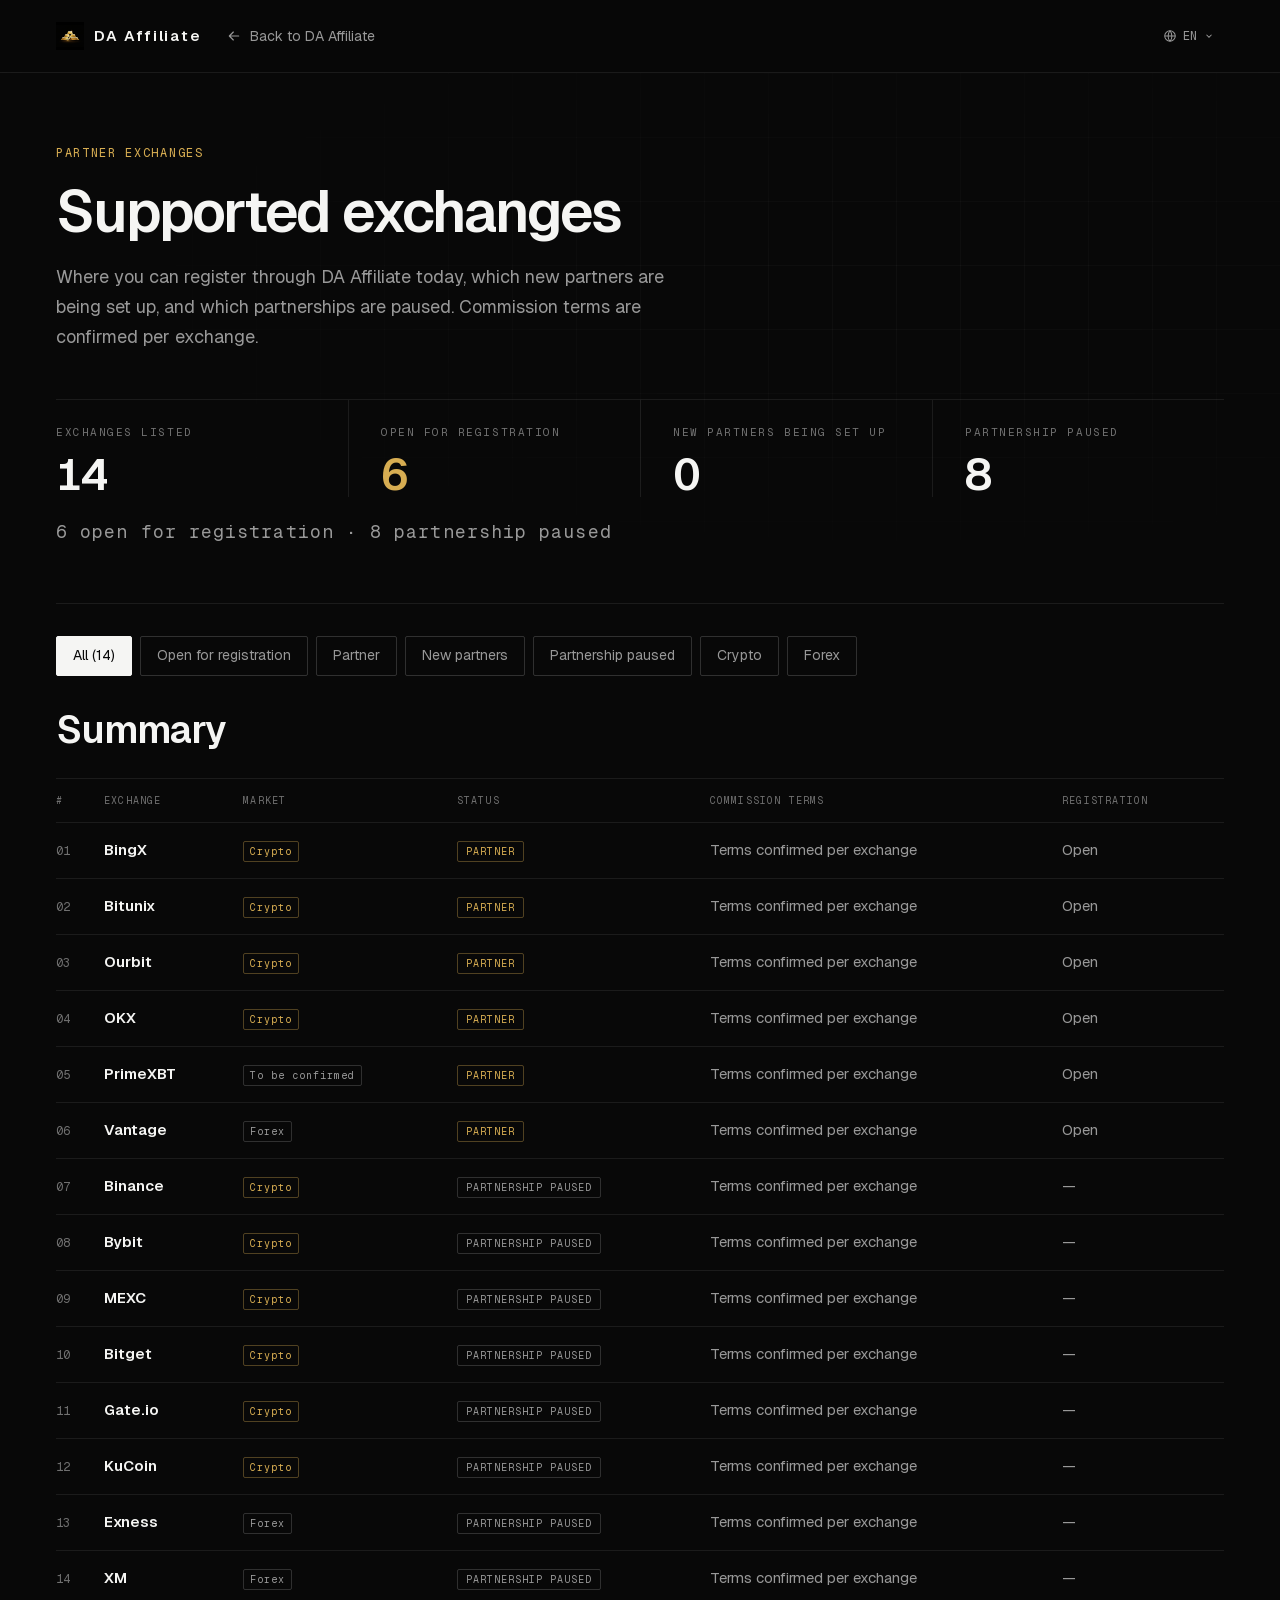
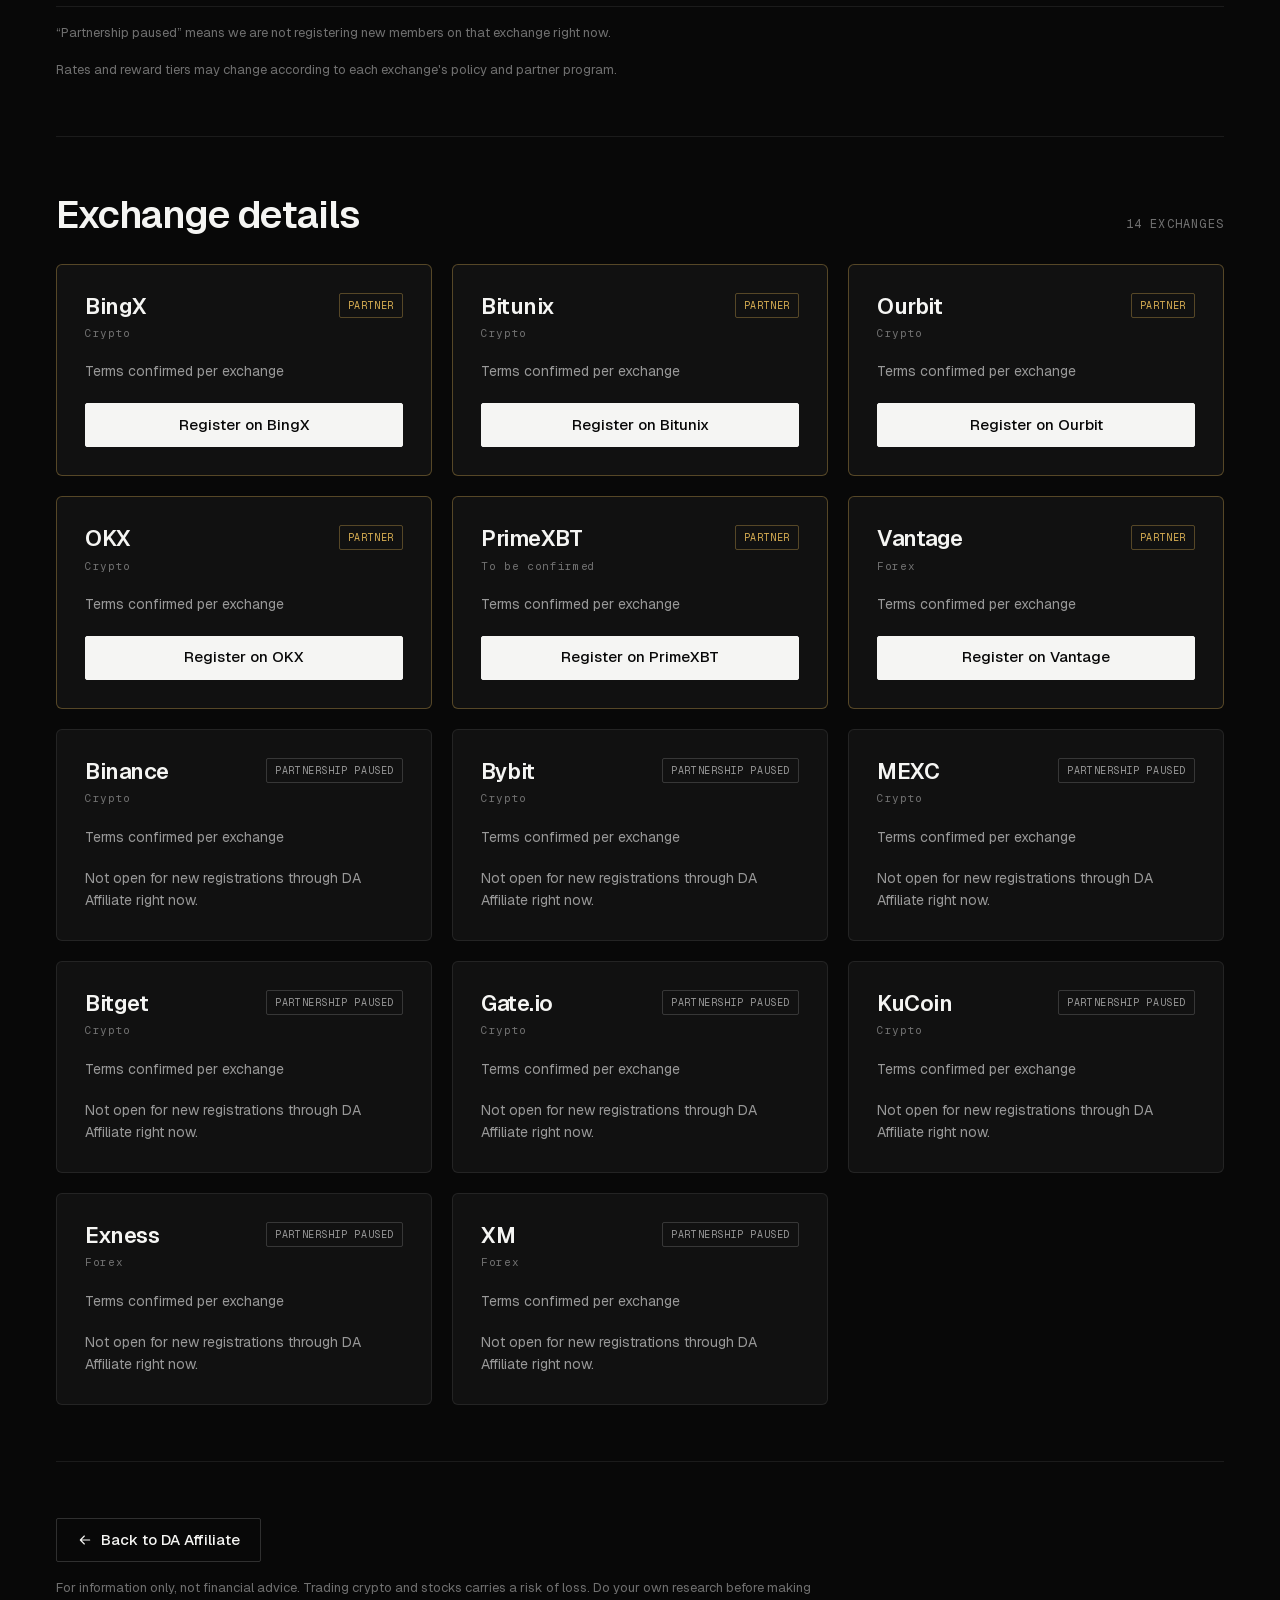
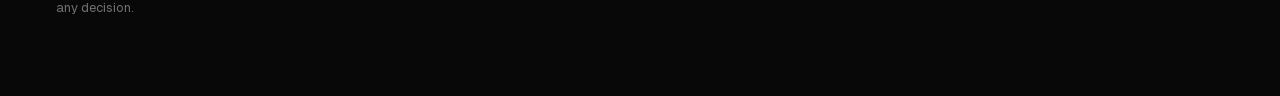
<file: deals.html>
<!DOCTYPE html>
<html lang="en" data-theme="dark">
<head>
  <meta charset="UTF-8" />
  <meta name="viewport" content="width=device-width, initial-scale=1.0" />
  <title>Supported exchanges — DA Affiliate</title>
  <meta name="description" content="The exchanges you can join through DA Affiliate, the affiliate programme of DA Network: which are open for registration, which new partners are being set up and which are partnership paused. Commission terms are confirmed per exchange." />
  <!-- SEO: canonical = current live domain (see data/config.js site.current; migration plan in docs/DOMAIN-MIGRATION.md) -->
  <link rel="canonical" href="https://crypto.danetwork.asia/deals.html" />
  <meta property="og:type" content="website" />
  <meta property="og:site_name" content="DA Affiliate" />
  <meta property="og:url" content="https://crypto.danetwork.asia/deals.html" />
  <meta property="og:title" content="Supported exchanges — DA Affiliate" />
  <meta property="og:description" content="Which exchanges you can join through DA Affiliate: open for registration, new partners being set up, or partnership paused. Commission terms are confirmed per exchange." />
  <meta property="og:image" content="https://crypto.danetwork.asia/icon-512x512.png" />
  <meta property="og:locale" content="en_US" />
  <meta name="twitter:card" content="summary" />
  <meta name="twitter:title" content="Supported exchanges — DA Affiliate" />
  <meta name="twitter:description" content="Which exchanges you can join through DA Affiliate: open for registration, new partners being set up, or partnership paused. Commission terms are confirmed per exchange." />
  <meta name="twitter:image" content="https://crypto.danetwork.asia/icon-512x512.png" />
  <style>html.i18n-pending body{visibility:hidden}</style>
  <script>document.documentElement.classList.add('i18n-pending');setTimeout(function(){document.documentElement.classList.remove('i18n-pending')},1500);</script>

  <!-- Favicon -->
  <link rel="icon" type="image/x-icon" href="/favicon.ico?v=2" />
  <link rel="icon" type="image/png" sizes="16x16" href="/favicon-16x16.png?v=2" />
  <link rel="icon" type="image/png" sizes="32x32" href="/favicon-32x32.png?v=2" />
  <link rel="icon" type="image/png" sizes="48x48" href="/favicon-48x48.png?v=2" />
  <link rel="apple-touch-icon" sizes="180x180" href="/apple-touch-icon.png?v=2" />
  <link rel="icon" type="image/png" sizes="192x192" href="/icon-192x192.png?v=2" />
  <link rel="icon" type="image/png" sizes="512x512" href="/icon-512x512.png?v=2" />
  <!-- Fonts: self-hosted Geist, identical to danetwork.asia (see style.css) -->
  <link rel="preload" href="/fonts/geist-latin.woff2" as="font" type="font/woff2" crossorigin />
  <meta name="theme-color" content="#080808" />
  <link rel="stylesheet" href="style.css" />
  <style>
    /* Deal comparison page — built only from the DA Network tokens in style.css */

    /* ── Top bar ── */
    .deals-topbar-wrap {
      position: sticky; top: 0; z-index: 50;
      border-bottom: 1px solid var(--color-line);
      background: rgb(8 8 8 / 0.85);
      -webkit-backdrop-filter: blur(12px); backdrop-filter: blur(12px);
    }
    .deals-topbar { display: flex; align-items: center; justify-content: space-between; gap: 1rem; height: var(--header-h); }
    .deals-topbar-left { display: flex; align-items: center; gap: 1.5rem; min-width: 0; }
    .deals-hero-back {
      display: inline-flex; align-items: center; gap: 0.5rem; min-height: 2.5rem;
      font-size: 0.875rem; color: var(--color-muted); white-space: nowrap;
      transition: color var(--dur-fast);
    }
    .deals-hero-back:hover { color: var(--color-fg); }
    @media (max-width: 639px) { .deals-topbar .deals-hero-back { display: none; } }

    /* ── Hero ── */
    .deals-hero { position: relative; overflow: hidden; }
    .deals-hero-content { position: relative; padding-top: 4.5rem; padding-bottom: 3.5rem; }
    .deals-hero-content h1 { margin-top: 1.25rem; max-width: 48rem; }
    .deals-hero-content p:not(.eyebrow) { max-width: var(--measure); margin-top: 1.25rem; font-size: 1.125rem; line-height: 1.65; color: var(--color-muted); }

    /* ── Stats ledger ── */
    .deals-stats {
      display: grid; grid-template-columns: repeat(2, minmax(0, 1fr)); row-gap: 1.5rem;
      margin-top: 3rem; border-top: 1px solid var(--color-line);
    }
    .deals-stat { display: flex; flex-direction: column-reverse; justify-content: flex-end; gap: 0.75rem; padding: 1.5rem 1.25rem 0 0; }
    .deals-stat:nth-child(even) { padding-left: 1.25rem; border-left: 1px solid var(--color-line); }
    @media (min-width: 768px) {
      .deals-stats { grid-template-columns: repeat(4, minmax(0, 1fr)); }
      .deals-stat { padding-right: 2rem; }
      .deals-stat + .deals-stat { padding-left: 2rem; border-left: 1px solid var(--color-line); }
    }
    .deals-count-line { margin-top: 1.5rem; font-family: var(--font-mono); font-size: 0.75rem; letter-spacing: 0.06em; color: var(--color-faint); }
    .deal-link-state { margin-top: auto; font-family: var(--font-mono); font-size: 0.6875rem; letter-spacing: 0.08em; text-transform: uppercase; color: var(--color-faint); }
    .status-pill.status-active { border-color: var(--color-gold-line); color: var(--color-gold); }
    .deals-stat-num {
      font-size: clamp(1.6rem, 4vw, 2.75rem); font-weight: 600; letter-spacing: -0.04em; line-height: 1;
      font-variant-numeric: tabular-nums; color: var(--color-fg);
    }
    .deals-stat:nth-child(2) .deals-stat-num { color: var(--color-gold); }
    .deals-stat-lbl { font-family: var(--font-mono); font-size: 0.6875rem; letter-spacing: 0.14em; text-transform: uppercase; color: var(--color-faint); }

    /* ── Container ── */
    .deals-container { padding-bottom: var(--section-quiet); }

    /* ── Filter (segmented) ── */
    .deals-filter {
      display: flex; flex-wrap: wrap; gap: 0.5rem;
      padding-block: 2rem; border-top: 1px solid var(--color-line);
    }
    .filter-btn {
      min-height: 2.5rem; padding-inline: 1rem;
      border: 1px solid var(--color-line-strong); border-radius: var(--radius-sm);
      font-size: 0.875rem; color: var(--color-muted);
      transition: color var(--dur-fast), border-color var(--dur-fast), background-color var(--dur-fast);
    }
    .filter-btn:hover { color: var(--color-fg); border-color: rgb(245 245 243 / 0.5); }
    .filter-btn.active { background: var(--color-fg); border-color: var(--color-fg); color: var(--color-ink-0); }

    /* ── Summary table ── */
    .summary-section { padding-bottom: 3.5rem; }
    .summary-section h2,
    .section-divider h2 {
      font-weight: 600; line-height: 1.1; letter-spacing: -0.03em;
      font-size: clamp(1.6rem, 3vw, 2.4rem);
      text-wrap: balance;
    }
    .summary-section h2 { margin-bottom: 1.75rem; }
    .summary-wrap {
      overflow-x: auto; -webkit-overflow-scrolling: touch;
      border-top: 1px solid var(--color-line);
    }
    .summary-table { width: 100%; min-width: 40rem; border-collapse: collapse; font-size: 0.9375rem; }
    .summary-table th {
      padding: 0.875rem 1rem 0.875rem 0; text-align: left; white-space: nowrap;
      font-family: var(--font-mono); font-size: 0.625rem; font-weight: 400; letter-spacing: 0.12em; text-transform: uppercase;
      color: var(--color-faint);
      border-bottom: 1px solid var(--color-line);
    }
    .summary-table td {
      padding: 1rem 1rem 1rem 0; vertical-align: baseline;
      color: var(--color-muted);
      border-bottom: 1px solid var(--color-line);
    }
    .summary-table tbody tr { transition: background-color var(--dur-fast); }
    .summary-table tbody tr:hover { background: rgb(255 255 255 / 0.02); }
    .summary-table .idx-cell { font-family: var(--font-mono); font-size: 0.75rem; color: var(--color-faint); font-variant-numeric: tabular-nums; width: 3rem; }
    .rate-cell { font-size: 1.125rem; font-weight: 600; letter-spacing: -0.02em; font-variant-numeric: tabular-nums; color: var(--color-fg) !important; white-space: nowrap; }
    .name-cell { color: var(--color-fg) !important; font-weight: 600; white-space: nowrap; }
    .table-badge {
      display: inline-block; margin-left: 0.5rem; vertical-align: 0.1em;
      width: 0.375rem; height: 0.375rem; border-radius: 50%; background: var(--color-gold);
      font-size: 0; overflow: hidden;
    }
    .type-pill {
      display: inline-block; padding: 0.125rem 0.375rem;
      border: 1px solid var(--color-line-strong); border-radius: var(--radius-sm);
      font-family: var(--font-mono); font-size: 0.625rem; letter-spacing: 0.1em; white-space: nowrap;
      color: var(--color-muted);
    }
    .type-pill.crypto { border-color: var(--color-gold-line); color: var(--color-gold); }

    /* ── Section divider ── */
    .section-divider {
      display: flex; flex-wrap: wrap; align-items: baseline; justify-content: space-between; gap: 0.75rem 2rem;
      padding-top: 3.5rem; padding-bottom: 1.75rem;
      border-top: 1px solid var(--color-line);
    }
    .section-divider-line { display: none; }
    .cards-count { font-family: var(--font-mono); font-size: 0.75rem; letter-spacing: 0.1em; text-transform: uppercase; color: var(--color-faint); }

    /* ── Cards grid ── */
    .deals-grid { display: grid; gap: 1.25rem; }
    @media (min-width: 768px) { .deals-grid { grid-template-columns: repeat(2, minmax(0, 1fr)); } }
    @media (min-width: 1280px) { .deals-grid { grid-template-columns: repeat(3, minmax(0, 1fr)); } }
    .deal-card {
      display: flex; flex-direction: column; gap: 1.25rem;
      padding: 1.75rem;
      background: var(--color-ink-1);
      border: 1px solid var(--color-line);
      border-radius: var(--radius-lg);
      transition: border-color var(--dur-fast);
    }
    .deal-card:hover { border-color: var(--color-line-strong); }
    .deal-card.featured { border-color: var(--color-gold-line); }
    .deal-card-header { display: flex; justify-content: space-between; align-items: flex-start; gap: 1rem; }
    .deal-name { font-size: 1.375rem; font-weight: 600; letter-spacing: -0.02em; line-height: 1.2; }
    .deal-type-row { display: flex; align-items: center; gap: 0.5rem; margin-top: 0.375rem; flex-wrap: wrap; }
    .deal-subtype { font-family: var(--font-mono); font-size: 0.6875rem; letter-spacing: 0.06em; color: var(--color-faint); }
    .deal-badge-pill {
      flex-shrink: 0; max-width: 50%;
      padding: 0.25rem 0.5rem;
      border: 1px solid var(--color-line-strong); border-radius: var(--radius-sm);
      font-family: var(--font-mono); font-size: 0.625rem; letter-spacing: 0.06em; text-transform: uppercase; text-align: right;
      color: var(--color-muted);
    }
    .deal-card.featured .deal-badge-pill { border-color: var(--color-gold-line); color: var(--color-gold); }
    .deal-rate-box {
      display: flex; align-items: baseline; flex-wrap: wrap; gap: 0.25rem 0.75rem;
      padding-block: 1.25rem; border-block: 1px solid var(--color-line);
    }
    .deal-rate-num { font-size: 2.75rem; font-weight: 600; letter-spacing: -0.04em; line-height: 1; font-variant-numeric: tabular-nums; }
    .deal-card.featured .deal-rate-num { color: var(--color-gold); }
    .deal-rate-label { font-family: var(--font-mono); font-size: 0.6875rem; letter-spacing: 0.14em; text-transform: uppercase; color: var(--color-faint); }
    .deal-more { margin-top: -0.5rem; }
    .deal-more .disclosure-body { display: grid; gap: 1.25rem; padding-top: 0.75rem; }
    .deal-procon { display: flex; flex-direction: column; }
    .deal-procon-title {
      margin-bottom: 0.625rem;
      font-family: var(--font-mono); font-size: 0.6875rem; letter-spacing: 0.14em; text-transform: uppercase;
    }
    .deal-procon-title.pros { color: var(--color-gold); }
    .deal-procon-title.cons { color: var(--color-faint); }
    .deal-list { display: grid; gap: 0.4rem; }
    .deal-list li { position: relative; padding-left: 1rem; font-size: 0.875rem; line-height: 1.5; color: var(--color-muted); }
    .deal-list.pros li::before { content: ''; position: absolute; left: 0; top: 0.62em; width: 0.3rem; height: 0.3rem; border-radius: 50%; background: var(--color-gold); }
    .deal-list.cons li::before { content: ''; position: absolute; left: 0; top: 0.72em; width: 0.4rem; height: 1px; background: var(--color-faint); }
    .deal-best-for { font-size: 0.875rem; line-height: 1.55; color: var(--color-muted); }
    .deal-best-for strong { color: var(--color-fg); font-weight: 500; }
    .deal-cta-btn {
      margin-top: auto;
      display: flex; align-items: center; justify-content: center; min-height: 2.75rem;
      border: 1px solid rgb(215 173 82 / 0.6); border-radius: var(--radius-sm);
      font-size: 0.9375rem; font-weight: 500; color: var(--color-gold);
      transition: background-color var(--dur-fast), color var(--dur-fast);
    }
    .deal-cta-btn:hover { background: var(--color-gold); color: var(--color-ink-0); }
    .deal-card.featured .deal-cta-btn { background: var(--color-fg); border-color: var(--color-fg); color: var(--color-ink-0); }
    .deal-card.featured .deal-cta-btn:hover { background: #fff; }

    /* ── Back footer ── */
    .deals-footer { padding-top: 3.5rem; margin-top: 3.5rem; border-top: 1px solid var(--color-line); }

    /* ── No results ── */
    .no-results { grid-column: 1 / -1; padding: 3rem 0; font-size: 1rem; color: var(--color-muted); }

    @media (max-width: 639px) {
      .deal-card { padding: 1.25rem; }
      .deals-hero-content { padding-top: 3rem; }
    }
  </style>
</head>
<body>

<!-- ═══════════════════ TOP BAR ═══════════════════ -->
<header class="deals-topbar-wrap">
  <div class="container deals-topbar">
    <div class="deals-topbar-left">
      <a href="index.html" class="logo" aria-label="DA Affiliate home">
        <img class="logo-mark" src="/icon-192x192.png?v=2" alt="" width="28" height="28" />
        <span class="logo-wordmark">DA Affiliate</span>
      </a>
      <a href="index.html" class="deals-hero-back">
        <svg class="icon" width="16" height="16" viewBox="0 0 24 24" fill="none" stroke="currentColor" stroke-width="1.75" stroke-linecap="round" stroke-linejoin="round" aria-hidden="true"><path d="M19 12H5M11 6l-6 6 6 6"/></svg>
        <span id="txt-back">Back to DA Affiliate</span>
      </a>
    </div>
    <div class="lang-select" id="langSelect">
      <button class="lang-select-btn" type="button" onclick="toggleLangDropdown()" aria-label="Select language" aria-haspopup="listbox">
        <svg class="icon" width="14" height="14" viewBox="0 0 24 24" fill="none" stroke="currentColor" stroke-width="1.75" aria-hidden="true"><circle cx="12" cy="12" r="9"/><path d="M3 12h18M12 3a14 14 0 0 1 0 18M12 3a14 14 0 0 0 0 18"/></svg>
        <span id="langCurrentLabel">EN</span>
        <svg class="icon lang-chevron" width="10" height="10" viewBox="0 0 24 24" fill="none" stroke="currentColor" stroke-width="2.5" aria-hidden="true"><path d="M6 9l6 6 6-6"/></svg>
      </button>
      <div class="lang-dropdown" id="langDropdown" role="listbox">
        <button class="lang-opt" type="button" role="option" lang="vi" data-lang-code="vi" onclick="selectLangDeals('vi')"><span class="lang-code">VI</span><span>Tiếng Việt</span></button>
        <button class="lang-opt active" type="button" role="option" lang="en" data-lang-code="en" onclick="selectLangDeals('en')"><span class="lang-code">EN</span><span>English</span></button>
        <button class="lang-opt" type="button" role="option" lang="th" data-lang-code="th" onclick="selectLangDeals('th')"><span class="lang-code">TH</span><span>ภาษาไทย</span></button>
        <button class="lang-opt" type="button" role="option" lang="ko" data-lang-code="ko" onclick="selectLangDeals('ko')"><span class="lang-code">KO</span><span>한국어</span></button>
        <button class="lang-opt" type="button" role="option" lang="id" data-lang-code="id" onclick="selectLangDeals('id')"><span class="lang-code">ID</span><span>Indonesia</span></button>
      </div>
    </div>
  </div>
</header>

<!-- ═══════════════════ HERO ═══════════════════ -->
<main>
<div class="deals-hero">
  <div class="hero-grid-bg" aria-hidden="true"></div>
  <div class="container deals-hero-content">
    <p class="eyebrow" id="txt-tag">Partner exchanges</p>
    <h1 class="h-section" id="txt-title">Supported exchanges</h1>
    <p id="txt-sub">Where you can register through DA Affiliate today, which new partners are being set up, and which partnerships are paused. Commission terms are confirmed per exchange.</p>
    <!-- Counts derived from data/config.js (static fallback written by the sync script) -->
    <div class="deals-stats">
      <div class="deals-stat">
        <div class="deals-stat-num" id="stat-total">14</div>
        <div class="deals-stat-lbl" id="txt-stat1">Exchanges listed</div>
      </div>
      <div class="deals-stat">
        <div class="deals-stat-num" id="stat-register">6</div>
        <div class="deals-stat-lbl" id="txt-stat2">Open for registration</div>
      </div>
      <div class="deals-stat">
        <div class="deals-stat-num" id="stat-new">0</div>
        <div class="deals-stat-lbl" id="txt-stat3">New partners being set up</div>
      </div>
      <div class="deals-stat">
        <div class="deals-stat-num" id="stat-paused">8</div>
        <div class="deals-stat-lbl" id="txt-stat4">Partnership paused</div>
      </div>
    </div>
    <p class="deals-count-line" id="txt-count-line">6 open for registration · 8 partnership paused</p>
  </div>
</div>

<!-- ═══════════════════ CONTENT ═══════════════════ -->
<div class="container deals-container">

  <!-- Filter -->
  <div class="deals-filter">
    <button class="filter-btn active" data-filter="all"              onclick="applyFilter('all')"              id="fb-all">All (14)</button>
    <button class="filter-btn"        data-filter="register"         onclick="applyFilter('register')"         id="fb-register">Open for registration</button>
    <button class="filter-btn"        data-filter="active"           onclick="applyFilter('active')"           id="fb-active">Partner</button>
    <button class="filter-btn"        data-filter="new_deal_pending" onclick="applyFilter('new_deal_pending')" id="fb-new">New partners</button>
    <button class="filter-btn"        data-filter="paused"           onclick="applyFilter('paused')"           id="fb-paused">Partnership paused</button>
    <button class="filter-btn"        data-filter="crypto"    onclick="applyFilter('crypto')"    id="fb-crypto">Crypto</button>
    <button class="filter-btn"        data-filter="forex"     onclick="applyFilter('forex')"     id="fb-forex">Forex</button>
  </div>

  <!-- Summary table -->
  <div class="summary-section">
    <h2 id="txt-table-title">Summary</h2>
    <div class="summary-wrap">
      <table class="summary-table">
        <thead>
          <tr>
            <th>#</th>
            <th id="th-name">Exchange</th>
            <th id="th-type">Market</th>
            <th id="th-status">Status</th>
            <th id="th-rate">Commission terms</th>
            <th id="th-link">Registration</th>
          </tr>
        </thead>
        <!-- static fallback generated from data/config.js; JS re-renders -->
        <tbody id="summaryBody">
          <tr><td class="idx-cell">01</td><td class="name-cell">BingX</td><td><span class="type-pill crypto">Crypto</span></td><td><span class="status-pill status-active">Partner</span></td><td>Terms confirmed per exchange</td><td>Open</td></tr>
          <tr><td class="idx-cell">02</td><td class="name-cell">Bitunix</td><td><span class="type-pill crypto">Crypto</span></td><td><span class="status-pill status-active">Partner</span></td><td>Terms confirmed per exchange</td><td>Open</td></tr>
          <tr><td class="idx-cell">03</td><td class="name-cell">Ourbit</td><td><span class="type-pill crypto">Crypto</span></td><td><span class="status-pill status-active">Partner</span></td><td>Terms confirmed per exchange</td><td>Open</td></tr>
          <tr><td class="idx-cell">04</td><td class="name-cell">OKX</td><td><span class="type-pill crypto">Crypto</span></td><td><span class="status-pill status-active">Partner</span></td><td>Terms confirmed per exchange</td><td>Open</td></tr>
          <tr><td class="idx-cell">05</td><td class="name-cell">PrimeXBT</td><td><span class="type-pill unconfirmed">To be confirmed</span></td><td><span class="status-pill status-active">Partner</span></td><td>Terms confirmed per exchange</td><td>Open</td></tr>
          <tr><td class="idx-cell">06</td><td class="name-cell">Vantage</td><td><span class="type-pill forex">Forex</span></td><td><span class="status-pill status-active">Partner</span></td><td>Terms confirmed per exchange</td><td>Open</td></tr>
          <tr><td class="idx-cell">07</td><td class="name-cell">Binance</td><td><span class="type-pill crypto">Crypto</span></td><td><span class="status-pill status-paused">Partnership paused</span></td><td>Terms confirmed per exchange</td><td>—</td></tr>
          <tr><td class="idx-cell">08</td><td class="name-cell">Bybit</td><td><span class="type-pill crypto">Crypto</span></td><td><span class="status-pill status-paused">Partnership paused</span></td><td>Terms confirmed per exchange</td><td>—</td></tr>
          <tr><td class="idx-cell">09</td><td class="name-cell">MEXC</td><td><span class="type-pill crypto">Crypto</span></td><td><span class="status-pill status-paused">Partnership paused</span></td><td>Terms confirmed per exchange</td><td>—</td></tr>
          <tr><td class="idx-cell">10</td><td class="name-cell">Bitget</td><td><span class="type-pill crypto">Crypto</span></td><td><span class="status-pill status-paused">Partnership paused</span></td><td>Terms confirmed per exchange</td><td>—</td></tr>
          <tr><td class="idx-cell">11</td><td class="name-cell">Gate.io</td><td><span class="type-pill crypto">Crypto</span></td><td><span class="status-pill status-paused">Partnership paused</span></td><td>Terms confirmed per exchange</td><td>—</td></tr>
          <tr><td class="idx-cell">12</td><td class="name-cell">KuCoin</td><td><span class="type-pill crypto">Crypto</span></td><td><span class="status-pill status-paused">Partnership paused</span></td><td>Terms confirmed per exchange</td><td>—</td></tr>
          <tr><td class="idx-cell">13</td><td class="name-cell">Exness</td><td><span class="type-pill forex">Forex</span></td><td><span class="status-pill status-paused">Partnership paused</span></td><td>Terms confirmed per exchange</td><td>—</td></tr>
          <tr><td class="idx-cell">14</td><td class="name-cell">XM</td><td><span class="type-pill forex">Forex</span></td><td><span class="status-pill status-paused">Partnership paused</span></td><td>Terms confirmed per exchange</td><td>—</td></tr>
        </tbody>
      </table>
    </div>
    <p class="note-small" id="txt-updating-note"></p>
    <p class="note-small" id="txt-new-note"></p>
    <p class="note-small" id="txt-paused-note">“Partnership paused” means we are not registering new members on that exchange right now.</p>
    <p class="note-small" id="txt-rates">Rates and reward tiers may change according to each exchange's policy and partner program.</p>
  </div>

  <!-- Section heading -->
  <div class="section-divider">
    <h2 id="txt-cards-title">Exchange details</h2>
    <div class="section-divider-line"></div>
    <span class="cards-count" id="txt-cards-count">14 exchanges</span>
  </div>

  <!-- Cards -->
  <div class="deals-grid" id="dealsGrid"></div>

  <!-- Back -->
  <div class="deals-footer">
    <a href="index.html" class="btn btn-outline back-home">
      <svg class="icon" width="16" height="16" viewBox="0 0 24 24" fill="none" stroke="currentColor" stroke-width="1.75" stroke-linecap="round" stroke-linejoin="round" aria-hidden="true"><path d="M19 12H5M11 6l-6 6 6 6"/></svg>
      <span id="txt-back2">Back to DA Affiliate</span>
    </a>
    <p class="note-small" id="txt-market">For information only, not financial advice. Trading crypto and stocks carries a risk of loss. Do your own research before making any decision.</p>
  </div>

</div><!-- /deals-container -->
</main>

<script src="data/config.js"></script>
<script>
// ═══════════════════════════════════════════════════════════
// DATA — everything comes from data/config.js (window.DA_CONFIG):
// the exchange registry (partnershipStatus + referralLinkStatus +
// referralUrl), commission terms and disclaimers. A rate is shown only if
// its terms are publishable; otherwise a neutral line. A Register link
// renders only when CFG.canRegister(e) (link 'available' + https URL).
// Counts are derived from CFG.counts(); nothing is hardcoded.
// ═══════════════════════════════════════════════════════════
var CFG = window.DA_CONFIG || { exchanges: [], disclaimers: {} };

// ═══════════════════════════════════════════════════════════
// STATE
// ═══════════════════════════════════════════════════════════
// English is the default; shares the saved choice with the home page.
var lang = 'en';
try { var savedLang = localStorage.getItem('dacrypto-lang'); if (savedLang) lang = savedLang; } catch (e) {}
var activeFilter = 'all';

// UI strings. V3 keys exist only in `en`; every other locale falls back to
// English for them (mixed V2/V3 — not releasable until translated).
var txt = {
  vi: {
    // V2 strings kept where the meaning is unchanged; other keys fall back to en.
    back: 'Về trang chính',
    thName: 'Sàn',
    thType: 'Loại',
    fbCrypto: 'Crypto Exchange',
    fbForex: 'Forex / CFD',
    tableTitle: 'Bảng Tổng Hợp Nhanh',
    cardsTitle: 'Chi Tiết Từng Sàn',
    noResults: 'Không có sàn nào phù hợp với bộ lọc này.',
  },
  en: {
    back: 'Back to DA Affiliate', back2: 'Back to DA Affiliate',
    tag: 'Partner exchanges',
    title: 'Supported exchanges',
    sub: 'Where you can register through DA Affiliate today, which new partners are being set up, and which partnerships are paused. Commission terms are confirmed per exchange.',
    stat1: 'Exchanges listed', stat2: 'Open for registration', stat3: 'New partners being set up', stat4: 'Partnership paused',
    countLine: '{registerOpen} open for registration · {linkUpdating} link updating · {newDealPending} new partners being set up · {paused} partnership paused',
    fbAll: 'All ({n})', fbRegister: 'Open for registration', fbActive: 'Partner', fbNew: 'New partners', fbPaused: 'Partnership paused', fbCrypto: 'Crypto', fbForex: 'Forex',
    tableTitle: 'Summary',
    thName: 'Exchange', thType: 'Market', thStatus: 'Status', thRate: 'Commission terms', thLink: 'Registration',
    cardsTitle: 'Exchange details',
    count: '{n} exchanges',
    terms: 'Terms confirmed per exchange',
    termsPending: 'Terms will be published once confirmed',
    rate: 'Confirmed rate',
    linkOpen: 'Open',
    linkNone: '—',
    updatingNote: 'The registration link for {names} is being updated; the partnership itself is unchanged.',
    newNote: 'New partners being set up: {names} — registration links and terms will be published once confirmed.',
    pausedNote: '“Partnership paused” means we are not registering new members on that exchange right now.',
    pausedCard: 'Not open for new registrations through DA Affiliate right now.',
    cta: 'Register on {name}',
    noResults: 'No exchanges match this filter.',
  },
  th: {
    // V2 strings kept where the meaning is unchanged; other keys fall back to en.
    back: 'กลับหน้าหลัก',
    thName: 'ตลาด',
    thType: 'ประเภท',
    fbCrypto: 'Crypto Exchange',
    fbForex: 'Forex / CFD',
    tableTitle: 'ตารางสรุปเร็ว',
    cardsTitle: 'รายละเอียดแต่ละตลาด',
    noResults: 'ไม่มีตลาดใดที่ตรงกับตัวกรองนี้',
  },
  ko: {
    // V2 strings kept where the meaning is unchanged; other keys fall back to en.
    back: '메인 페이지로 돌아가기',
    thName: '거래소',
    thType: '유형',
    fbCrypto: 'Crypto Exchange',
    fbForex: 'Forex / CFD',
    tableTitle: '빠른 요약 표',
    cardsTitle: '거래소 상세 정보',
    noResults: '이 필터와 일치하는 거래소가 없습니다.',
  },
  id: {
    // V2 strings kept where the meaning is unchanged; other keys fall back to en.
    back: 'Kembali ke halaman utama',
    thName: 'Bursa',
    thType: 'Jenis',
    fbCrypto: 'Crypto Exchange',
    fbForex: 'Forex / CFD',
    tableTitle: 'Tabel Ringkasan Cepat',
    cardsTitle: 'Detail Setiap Bursa',
    noResults: 'Tidak ada bursa yang cocok dengan filter ini.',
  },
};
function T(key, vars) {
  var d = txt[lang] || {};
  var s = d[key] !== undefined ? d[key] : txt.en[key];
  if (s === undefined) return '';
  s = s.replace(/\{(\w+)\}/g, function (m, k) { return vars && vars[k] !== undefined ? vars[k] : m; });
  // Count lines like "6 open · 0 link updating · 8 paused": drop the "0 …" parts.
  if (s.indexOf(' · ') === -1) return s;
  var parts = s.split(' · ').filter(function (p) { return !/^0 /.test(p); });
  return parts.length ? parts.join(' · ') : s;
}

// ═══════════════════════════════════════════════════════════
// RENDER HELPERS
// ═══════════════════════════════════════════════════════════
function esc(s) {
  return String(s == null ? '' : s).replace(/&/g, '&amp;').replace(/</g, '&lt;').replace(/>/g, '&gt;').replace(/"/g, '&quot;');
}
function canRegister(e) { return CFG.canRegister ? CFG.canRegister(e) : false; }
function statusLabel(e) { return CFG.partnershipLabel ? CFG.partnershipLabel(e) : ''; }
function marketLabel(e) { return CFG.marketLabel ? CFG.marketLabel(e) : (e.market || ''); }
function linkStateLabel(e) { return CFG.linkStateLabel ? CFG.linkStateLabel(e) : null; }
function termsHtml(e) {
  var r = CFG.publishedRate ? CFG.publishedRate(e) : null;
  if (r) return esc(r.ratePct) + '% · ' + esc(T('rate'));
  return esc(T(e.partnershipStatus === 'new_deal_pending' ? 'termsPending' : 'terms'));
}
function namesWhere(fn) { return CFG.exchanges.filter(fn).map(function (e) { return e.name; }); }
function joinNames(n) { return n.length <= 1 ? n.join('') : n.slice(0, -1).join(', ') + ' and ' + n[n.length - 1]; }
// Active partners first, then new partners, then paused; config order inside each group.
var STATUS_ORDER = ['active', 'new_deal_pending', 'paused'];
function ordered() {
  var out = [];
  STATUS_ORDER.forEach(function (s) {
    out = out.concat(CFG.exchanges.filter(function (e) { return e.partnershipStatus === s; }));
  });
  return out.concat(CFG.exchanges.filter(function (e) { return STATUS_ORDER.indexOf(e.partnershipStatus) < 0; }));
}
function filtered() {
  var list = ordered();
  if (activeFilter === 'all') return list;
  if (activeFilter === 'register') return list.filter(canRegister);
  if (STATUS_ORDER.indexOf(activeFilter) >= 0) return list.filter(function (e) { return e.partnershipStatus === activeFilter; });
  return list.filter(function (e) { return e.market === activeFilter; });
}
function linkCell(e) {
  if (canRegister(e)) return esc(T('linkOpen'));
  return esc(linkStateLabel(e) || T('linkNone'));
}

function renderSummary() {
  var tbody = document.getElementById('summaryBody');
  if (!tbody) return;
  tbody.innerHTML = ordered().map(function (e, i) {
    return '<tr>'
      + '<td class="idx-cell">' + String(i + 1).padStart(2, '0') + '</td>'
      + '<td class="name-cell">' + esc(e.name) + '</td>'
      + '<td><span class="type-pill ' + esc(e.market || 'unconfirmed') + '">' + esc(marketLabel(e)) + '</span></td>'
      + '<td><span class="status-pill status-' + esc(e.partnershipStatus) + '">' + esc(statusLabel(e)) + '</span></td>'
      + '<td>' + termsHtml(e) + '</td>'
      + '<td>' + linkCell(e) + '</td>'
      + '</tr>';
  }).join('');
}

function renderCards() {
  var grid = document.getElementById('dealsGrid');
  if (!grid) return;
  var list = filtered();
  var countEl = document.getElementById('txt-cards-count');
  if (countEl) countEl.textContent = T('count', { n: list.length });
  if (list.length === 0) {
    grid.innerHTML = '<div class="no-results">' + esc(T('noResults')) + '</div>';
    return;
  }
  grid.innerHTML = list.map(function (e) {
    var available = canRegister(e);
    var state = linkStateLabel(e);
    var foot = available
      ? '<a href="' + esc(e.referralUrl) + '" class="deal-cta-btn" target="_blank" rel="noopener noreferrer sponsored">' + esc(T('cta', { name: e.name })) + '</a>'
      : state
        ? '<p class="deal-link-state">' + esc(state) + '</p>'
        : '<p class="deal-best-for">' + esc(T('pausedCard')) + '</p>';
    return '<div class="deal-card ' + esc(e.market || 'unconfirmed') + (e.partnershipStatus === 'active' ? ' featured' : '') + '">'
      + '<div class="deal-card-header">'
      +   '<div>'
      +     '<div class="deal-name">' + esc(e.name) + '</div>'
      +     '<div class="deal-type-row"><span class="deal-subtype">' + esc(marketLabel(e)) + '</span></div>'
      +   '</div>'
      +   '<div class="deal-badge-pill">' + esc(statusLabel(e)) + '</div>'
      + '</div>'
      + '<div class="deal-best-for">' + termsHtml(e) + '</div>'
      + foot
      + '</div>';
  }).join('');
}

function setText(id, s) { var el = document.getElementById(id); if (el) el.textContent = s; }

function renderAll() {
  var c = CFG.counts ? CFG.counts() : { total: CFG.exchanges.length, active: 0, newDealPending: 0, paused: 0, registerOpen: 0, linkUpdating: 0, linkComing: 0 };
  var updating = namesWhere(function (e) { return e.referralLinkStatus === 'awaiting_update'; });
  var newOnes = namesWhere(function (e) { return e.partnershipStatus === 'new_deal_pending'; });
  document.documentElement.setAttribute('lang', lang);
  setText('txt-back', T('back'));
  setText('txt-back2', T('back2'));
  setText('txt-tag', T('tag'));
  setText('txt-title', T('title'));
  setText('txt-sub', T('sub'));
  setText('txt-stat1', T('stat1'));
  setText('txt-stat2', T('stat2'));
  setText('txt-stat3', T('stat3'));
  setText('txt-stat4', T('stat4'));
  setText('stat-total', c.total);
  setText('stat-register', c.registerOpen);
  setText('stat-new', c.newDealPending);
  setText('stat-paused', c.paused);
  setText('txt-count-line', T('countLine', c));
  setText('fb-all', T('fbAll', { n: c.total }));
  setText('fb-register', T('fbRegister'));
  setText('fb-active', T('fbActive'));
  setText('fb-new', T('fbNew'));
  setText('fb-paused', T('fbPaused'));
  setText('fb-crypto', T('fbCrypto'));
  setText('fb-forex', T('fbForex'));
  setText('txt-table-title', T('tableTitle'));
  setText('th-name', T('thName'));
  setText('th-type', T('thType'));
  setText('th-status', T('thStatus'));
  setText('th-rate', T('thRate'));
  setText('th-link', T('thLink'));
  setText('txt-cards-title', T('cardsTitle'));
  setText('txt-paused-note', T('pausedNote'));
  // Conditional notes: hidden when their list is empty (derived from config).
  var upEl = document.getElementById('txt-updating-note');
  if (upEl) { upEl.hidden = !updating.length; upEl.textContent = updating.length ? T('updatingNote', { names: joinNames(updating) }) : ''; }
  var newEl = document.getElementById('txt-new-note');
  if (newEl) { newEl.hidden = !newOnes.length; newEl.textContent = newOnes.length ? T('newNote', { names: joinNames(newOnes) }) : ''; }
  setText('txt-rates', CFG.disclaimers.RATES || '');
  setText('txt-market', CFG.disclaimers.MARKET || '');
  var labelMap = { vi: 'VI', en: 'EN', th: 'TH', ko: 'KO', id: 'ID' };
  var lbl = document.getElementById('langCurrentLabel');
  if (lbl) lbl.textContent = labelMap[lang] || lang.toUpperCase();
  document.querySelectorAll('.lang-opt').forEach(function (btn) {
    btn.classList.toggle('active', btn.getAttribute('data-lang-code') === lang);
  });
  renderSummary();
  renderCards();
}

// ═══════════════════════════════════════════════════════════
// CONTROLS
// ═══════════════════════════════════════════════════════════
window.selectLangDeals = function (l) {
  if (txt[l]) { lang = l; try { localStorage.setItem('dacrypto-lang', l); } catch (e) {} renderAll(); }
  var dd = document.getElementById('langDropdown');
  if (dd) dd.classList.remove('open');
};

window.toggleLangDropdown = function () {
  var dd = document.getElementById('langDropdown');
  if (dd) dd.classList.toggle('open');
};

document.addEventListener('click', function (e) {
  var sel = document.getElementById('langSelect');
  if (sel && !sel.contains(e.target)) {
    var dd = document.getElementById('langDropdown');
    if (dd) dd.classList.remove('open');
  }
});

window.applyFilter = function (filter) {
  activeFilter = filter;
  document.querySelectorAll('.filter-btn').forEach(function (btn) {
    btn.classList.toggle('active', btn.dataset.filter === filter);
  });
  renderCards();
};

// Init
document.addEventListener('DOMContentLoaded', function () {
  if (!txt[lang]) lang = 'en';
  renderAll();
  document.documentElement.classList.remove('i18n-pending');
});
</script>

</body>
</html>
</file>
<file: style.css>
/* ═══════════════════════════════════════════════════════════════
   DA Affiliate — Design System
   A direct extension of the DA Network design system (danetwork.asia).
   Tokens below are copied verbatim from da-network-hub/src/app/globals.css
   — do not approximate or add colours outside this palette.
   ═══════════════════════════════════════════════════════════════ */

/* ─── Self-hosted Geist (SIL OFL 1.1) — same files as danetwork.asia ─── */
@font-face {
  font-family: "Geist";
  src: url("/fonts/geist-latin.woff2") format("woff2");
  font-weight: 100 900;
  font-display: swap;
  unicode-range: U+0000-00FF, U+0131, U+0152-0153, U+02BB-02BC, U+02C6, U+02DA, U+02DC, U+0304, U+0308, U+0329,
    U+2000-206F, U+20AC, U+2122, U+2191, U+2193, U+2212, U+2215, U+FEFF, U+FFFD;
}
@font-face {
  font-family: "Geist";
  src: url("/fonts/geist-latin-ext.woff2") format("woff2");
  font-weight: 100 900;
  font-display: swap;
  unicode-range: U+0100-02BA, U+02BD-02C5, U+02C7-02CC, U+02CE-02D7, U+02DD-02FF, U+1D00-1DBF, U+1E00-1E9F,
    U+1EF2-1EFF, U+2020, U+20A0-20AB, U+20AD-20C0, U+2113, U+2C60-2C7F, U+A720-A7FF;
}
@font-face {
  font-family: "Geist Mono";
  src: url("/fonts/geist-mono-latin.woff2") format("woff2");
  font-weight: 100 900;
  font-display: swap;
  unicode-range: U+0000-00FF, U+0131, U+0152-0153, U+02BB-02BC, U+02C6, U+02DA, U+02DC, U+0304, U+0308, U+0329,
    U+2000-206F, U+20AC, U+2122, U+2191, U+2193, U+2212, U+2215, U+FEFF, U+FFFD;
}
@font-face {
  font-family: "Geist Mono";
  src: url("/fonts/geist-mono-latin-ext.woff2") format("woff2");
  font-weight: 100 900;
  font-display: swap;
  unicode-range: U+0100-02BA, U+02BD-02C5, U+02C7-02CC, U+02CE-02D7, U+02DD-02FF, U+1D00-1DBF, U+1E00-1E9F,
    U+1EF2-1EFF, U+2020, U+20A0-20AB, U+20AD-20C0, U+2113, U+2C60-2C7F, U+A720-A7FF;
}

/* ─── Design tokens (DA Network) ─────────────────────────────────────── */
:root {
  --color-ink-0: #080808; /* primary background */
  --color-ink-1: #111111; /* secondary background */
  --color-ink-2: #171717; /* elevated surfaces */
  --color-ink-3: #1f1f1f; /* hover on elevated */
  --color-fg: #f5f5f3; /* primary text */
  --color-muted: #989898; /* secondary text */
  --color-faint: #707070; /* tertiary text / metadata */
  --color-gold: #d7ad52; /* accent */
  --color-gold-soft: #e6c886;
  --color-line: rgb(255 255 255 / 0.08);
  --color-line-strong: rgb(255 255 255 / 0.16);
  --color-gold-line: rgb(215 173 82 / 0.35);

  --font-sans: "Geist", ui-sans-serif, system-ui, -apple-system, "Segoe UI", Roboto, sans-serif;
  --font-mono: "Geist Mono", ui-monospace, "SFMono-Regular", "Cascadia Mono", Menlo, monospace;

  --radius-sm: 2px;
  --radius-md: 4px;
  --radius-lg: 6px;

  --dur-fast: 200ms;
  --dur-base: 480ms;
  --dur-slow: 720ms;
  --ease-standard: cubic-bezier(0.25, 1, 0.5, 1);

  --section-feature: clamp(6rem, 11vw, 10rem);
  --section-standard: clamp(5rem, 8vw, 7.5rem);
  --section-quiet: clamp(4rem, 6vw, 5.5rem);
  --measure: 38rem;
  --header-h: 4rem;

  /* Legacy aliases — older markup (deals.html, translated strings) reads these */
  --color-primary: var(--color-gold);
  --color-text-muted: var(--color-muted);
  --color-divider: var(--color-line);
  --text-primary: var(--color-fg);
}
@media (min-width: 768px) {
  :root { --header-h: 4.5rem; }
}
/* Mobile: ~12% tighter section rhythm (desktop unchanged) — as danetwork.asia */
@media (max-width: 767px) {
  :root {
    --section-feature: 5.25rem;
    --section-standard: 4.4rem;
    --section-quiet: 3.5rem;
  }
}

/* ─── Base ───────────────────────────────────────────────────────────── */
*, *::before, *::after { box-sizing: border-box; }
* { margin: 0; padding: 0; }

html {
  color-scheme: dark;
  -webkit-text-size-adjust: 100%;
  text-size-adjust: 100%;
  scroll-behavior: smooth;
  scroll-padding-top: calc(var(--header-h) + 1rem);
  background: var(--color-ink-0);
}

body {
  background: var(--color-ink-0);
  color: var(--color-fg);
  font-family: var(--font-sans);
  font-size: 1rem;
  line-height: 1.5;
  -webkit-font-smoothing: antialiased;
  -moz-osx-font-smoothing: grayscale;
  overflow-x: clip;
  min-height: 100vh;
}
body.nav-open { overflow: hidden; }

/* Vietnamese, Thai and Korean use each platform's native UI face, which
   covers the full script (Geist ships no Vietnamese/Thai/Hangul glyphs). */
html:lang(vi) {
  --font-sans: "Segoe UI Variable Text", "Segoe UI", -apple-system, BlinkMacSystemFont, Roboto, "Noto Sans",
    "Helvetica Neue", Arial, sans-serif;
  --font-mono: ui-monospace, "SF Mono", "Cascadia Mono", Consolas, "Roboto Mono", monospace;
}
html:lang(th) {
  --font-sans: "Geist", "Leelawadee UI", Thonburi, "Sukhumvit Set", "Noto Sans Thai", Tahoma, sans-serif;
  --font-mono: "Geist Mono", "Leelawadee UI", Thonburi, "Noto Sans Thai", monospace;
}
html:lang(ko) {
  --font-sans: "Geist", "Apple SD Gothic Neo", "Malgun Gothic", "Noto Sans KR", "Noto Sans CJK KR", sans-serif;
  --font-mono: "Geist Mono", "Apple SD Gothic Neo", "Malgun Gothic", "Noto Sans KR", monospace;
}
:lang(th) body,
:lang(ko) body { line-height: 1.7; }
:lang(ko) { word-break: keep-all; }

img, svg, canvas { display: block; max-width: 100%; }
img { height: auto; }
.icon { display: inline-block; flex-shrink: 0; }
a { color: inherit; text-decoration: none; }
button, input, select, textarea { font: inherit; color: inherit; }
button { background: none; border: 0; cursor: pointer; }
ul, ol { list-style: none; }
strong, b { font-weight: 600; color: var(--color-fg); }
small { font-size: 0.875em; }

::selection {
  background: rgb(215 173 82 / 0.3);
  color: var(--color-fg);
}

:focus-visible {
  outline: 2px solid var(--color-gold);
  outline-offset: 3px;
}

.sr-only {
  position: absolute; width: 1px; height: 1px; padding: 0; margin: -1px;
  overflow: hidden; clip: rect(0, 0, 0, 0); white-space: nowrap; border: 0;
}

.skip-link {
  position: absolute; left: 1rem; top: -4rem; z-index: 100;
  padding: 0.75rem 1rem; background: var(--color-fg); color: var(--color-ink-0);
  font-size: 0.875rem; font-weight: 500; border-radius: var(--radius-sm);
  transition: top var(--dur-fast) var(--ease-standard);
}
.skip-link:focus { top: 1rem; }

/* Language switch fade (app.js toggles body.lang-switching) */
main, .footer { transition: opacity 180ms var(--ease-standard); }
body.lang-switching main,
body.lang-switching .footer { opacity: 0.35; }

/* ─── Layout & type primitives (from danetwork.asia) ─────────────────── */
.container {
  width: 100%;
  max-width: 1360px;
  margin-inline: auto;
  padding-inline: 1.25rem;
}
@media (min-width: 768px) { .container { padding-inline: 2.5rem; } }
@media (min-width: 1280px) { .container { padding-inline: 3.5rem; } }

.measure { max-width: var(--measure); }

.eyebrow,
.section-tag {
  font-family: var(--font-mono);
  font-size: 0.75rem;
  line-height: 1.4;
  letter-spacing: 0.14em;
  text-transform: uppercase;
  color: var(--color-gold);
}
.label {
  font-family: var(--font-mono);
  font-size: 0.6875rem;
  line-height: 1.4;
  letter-spacing: 0.14em;
  text-transform: uppercase;
  color: var(--color-faint);
  font-variant-numeric: tabular-nums;
}
.h-display {
  font-weight: 600;
  line-height: 1.02;
  letter-spacing: -0.035em;
  font-size: clamp(2.6rem, 7vw, 5.25rem);
  text-wrap: balance;
}
.h-section,
.section-title {
  font-weight: 600;
  line-height: 1.05;
  letter-spacing: -0.035em;
  font-size: clamp(2.1rem, 4.6vw, 3.6rem);
  text-wrap: balance;
}
.h-card {
  font-weight: 600;
  line-height: 1.15;
  letter-spacing: -0.02em;
  font-size: clamp(1.35rem, 2.2vw, 1.75rem);
}
/* Sub-section heading (between section and card scale) */
.steps-title,
.partner-wins-title,
.verify-title,
.dan-lb-title {
  font-weight: 600;
  line-height: 1.1;
  letter-spacing: -0.03em;
  font-size: clamp(1.6rem, 3vw, 2.4rem);
  text-wrap: balance;
}
:lang(th) :is(.h-display, .h-section, .h-card, .section-title, .steps-title, .partner-wins-title, .verify-title, .dan-lb-title),
:lang(ko) :is(.h-display, .h-section, .h-card, .section-title, .steps-title, .partner-wins-title, .verify-title, .dan-lb-title) {
  letter-spacing: -0.01em;
  line-height: 1.2;
}
:lang(vi) :is(.h-display, .section-title) { line-height: 1.12; }

.gold-text { color: var(--color-gold); }
.gradient-text { color: inherit; }

.text-link {
  display: inline-flex; align-items: center; gap: 0.4rem;
  min-height: 2.75rem;
  font-size: 0.9375rem; font-weight: 500; color: var(--color-fg);
  text-decoration: underline; text-decoration-color: var(--color-line-strong);
  text-underline-offset: 6px;
  transition: text-decoration-color var(--dur-fast) var(--ease-standard);
}
.text-link:hover { text-decoration-color: var(--color-gold); }

/* ─── Sections ───────────────────────────────────────────────────────── */
.section {
  position: relative;
  border-top: 1px solid var(--color-line);
  padding-block: var(--section-standard);
}
.section-alt { background: var(--color-ink-1); }

.section-header { max-width: 48rem; }
.section-title { margin-top: 1.25rem; }
.section-sub {
  max-width: var(--measure);
  margin-top: 1.25rem;
  font-size: 1.125rem;
  line-height: 1.65;
  text-wrap: pretty;
  color: var(--color-muted);
}
.section-sub strong { color: var(--color-fg); }

/* Header for blocks inside a section (stories, verification, proof) */
.sub-header { max-width: 46rem; }
.sub-header > * + * { margin-top: 1rem; }
.sub-header p:not(.eyebrow) { font-size: 1.0625rem; line-height: 1.65; color: var(--color-muted); max-width: var(--measure); }

/* ─── Buttons (DA Network ActionLink) ───────────────────────────────── */
.btn {
  display: inline-flex; align-items: center; justify-content: center; gap: 0.5rem;
  min-height: 2.75rem;
  padding-inline: 1.25rem;
  border: 1px solid transparent;
  border-radius: var(--radius-sm);
  font-size: 0.9375rem; font-weight: 500; line-height: 1.2;
  white-space: nowrap;
  cursor: pointer;
  transition: color var(--dur-fast) ease-out, background-color var(--dur-fast) ease-out, border-color var(--dur-fast) ease-out;
}
.btn .icon { transition: transform var(--dur-fast) ease-out; }
.btn:hover .icon { transform: translateX(2px); }
.btn-lg { min-height: 3rem; }
.btn-block { display: flex; width: 100%; }

/* Light-on-dark primary: gold is reserved for emphasis, not every button. */
.btn-primary { background: var(--color-fg); color: var(--color-ink-0); }
.btn-primary:hover { background: #ffffff; }
.btn-outline { border-color: var(--color-line-strong); color: var(--color-fg); }
.btn-outline:hover { border-color: rgb(245 245 243 / 0.5); background: rgb(255 255 255 / 0.03); }
.btn-gold { border-color: rgb(215 173 82 / 0.6); color: var(--color-gold); }
.btn-gold:hover { background: var(--color-gold); color: var(--color-ink-0); }
.btn:disabled,
.btn[disabled] { opacity: 0.35; cursor: not-allowed; }
.btn:disabled:hover .icon { transform: none; }
.btn-outline:disabled:hover { border-color: var(--color-line-strong); background: transparent; }

/* ═══════════════════════════════════════════════════════════════
   HEADER
   ═══════════════════════════════════════════════════════════════ */
.site-header {
  position: sticky; top: 0; z-index: 50;
  border-bottom: 1px solid transparent;
  background: transparent;
  transition: background-color 300ms, border-color 300ms, backdrop-filter 300ms;
}
.site-header.is-scrolled,
body.nav-open .site-header {
  border-bottom-color: var(--color-line);
  background: rgb(8 8 8 / 0.85);
  -webkit-backdrop-filter: blur(12px);
  backdrop-filter: blur(12px);
}
@supports not ((backdrop-filter: blur(0)) or (-webkit-backdrop-filter: blur(0))) {
  .site-header.is-scrolled { background: var(--color-ink-0); }
}
.header-inner {
  display: flex; align-items: center; justify-content: space-between; gap: 1.5rem;
  height: var(--header-h);
}

.logo { display: inline-flex; align-items: center; gap: 0.625rem; flex-shrink: 0; }
.logo-mark { width: 1.75rem; height: 1.75rem; }
.logo-wordmark { font-size: 0.9375rem; font-weight: 600; letter-spacing: 0.12em; white-space: nowrap; }

.main-nav { display: none; align-items: center; gap: 0.25rem; }
@media (min-width: 1024px) { .main-nav { display: flex; } }
.nav-link {
  position: relative;
  padding: 0.5rem 0.75rem;
  font-size: 0.875rem;
  color: var(--color-muted);
  white-space: nowrap;
  transition: color var(--dur-fast);
}
.nav-link:hover { color: var(--color-fg); }
.nav-link::after {
  content: ''; position: absolute; left: 0.75rem; right: 0.75rem; bottom: -1px; height: 1px;
  background: var(--color-gold);
  transform: scaleX(0); transform-origin: left;
  transition: transform 300ms var(--ease-standard);
}
.nav-link.is-active { color: var(--color-fg); }
.nav-link.is-active::after { transform: scaleX(1); }

.header-actions { display: flex; align-items: center; gap: 0.5rem; }
.header-parent {
  display: none; align-items: center; gap: 0.375rem;
  min-height: 2.5rem; padding-inline: 0.625rem;
  font-family: var(--font-mono); font-size: 0.6875rem; letter-spacing: 0.14em;
  color: var(--color-faint);
  transition: color var(--dur-fast);
}
.header-parent:hover { color: var(--color-fg); }
@media (min-width: 1280px) { .header-parent { display: inline-flex; } }
.header-cta { display: none; min-height: 2.5rem; padding-inline: 1rem; font-size: 0.875rem; }
@media (min-width: 768px) { .header-cta { display: inline-flex; } }

/* Language switcher */
.lang-select { position: relative; }
.lang-select-btn {
  display: inline-flex; align-items: center; gap: 0.375rem;
  min-height: 2.5rem; padding-inline: 0.625rem;
  font-family: var(--font-mono); font-size: 0.75rem; letter-spacing: 0.06em;
  color: var(--color-muted);
  transition: color var(--dur-fast);
}
.lang-select-btn:hover { color: var(--color-fg); }
.lang-chevron { transition: transform var(--dur-fast); }
.lang-select-btn[aria-expanded="true"] .lang-chevron { transform: rotate(180deg); }
.lang-dropdown {
  position: absolute; right: 0; top: calc(100% + 0.5rem); z-index: 60;
  width: 13rem; padding: 0.375rem 0;
  background: var(--color-ink-2);
  border: 1px solid var(--color-line);
  border-radius: var(--radius-md);
  box-shadow: 0 24px 48px -12px rgb(0 0 0 / 0.6);
  opacity: 0; visibility: hidden; transform: translateY(-4px);
  transition: opacity var(--dur-fast) var(--ease-standard), transform var(--dur-fast) var(--ease-standard), visibility var(--dur-fast);
}
.lang-dropdown.open { opacity: 1; visibility: visible; transform: none; }
.lang-opt {
  display: flex; align-items: baseline; gap: 0.75rem; width: 100%;
  padding: 0.625rem 0.875rem;
  text-align: left; font-size: 0.875rem; color: var(--color-muted);
  transition: background-color var(--dur-fast), color var(--dur-fast);
}
.lang-opt:hover, .lang-opt:focus-visible { background: var(--color-ink-3); color: var(--color-fg); outline: none; }
.lang-opt .lang-code { width: 1.25rem; font-family: var(--font-mono); font-size: 0.6875rem; color: var(--color-faint); }
.lang-opt.active { color: var(--color-fg); }
.lang-opt.active::after {
  content: ''; margin-left: auto; align-self: center;
  width: 0.375rem; height: 0.375rem; border-radius: 50%; background: var(--color-gold);
}

/* Menu toggle (two-line icon → cross) */
.menu-toggle {
  display: inline-flex; align-items: center; justify-content: center;
  width: 2.75rem; height: 2.75rem; color: var(--color-fg);
}
@media (min-width: 1024px) { .menu-toggle { display: none; } }
.menu-icon { position: relative; width: 1.125rem; height: 0.625rem; }
.menu-icon span {
  position: absolute; left: 0; right: 0; height: 1.5px; background: currentColor;
  transition: transform 300ms var(--ease-standard), top 300ms var(--ease-standard);
}
.menu-icon span:first-child { top: 0; }
.menu-icon span:last-child { top: calc(100% - 1.5px); }
.menu-toggle[aria-expanded="true"] .menu-icon span:first-child { top: calc(50% - 0.75px); transform: rotate(45deg); }
.menu-toggle[aria-expanded="true"] .menu-icon span:last-child { top: calc(50% - 0.75px); transform: rotate(-45deg); }

/* Mobile navigation panel */
.mobile-nav {
  position: fixed; left: 0; right: 0; top: var(--header-h); bottom: 0; z-index: 49;
  overflow-y: auto;
  background: var(--color-ink-0);
  border-top: 1px solid var(--color-line);
  opacity: 0; visibility: hidden;
  transition: opacity var(--dur-fast) var(--ease-standard), visibility var(--dur-fast);
}
.mobile-nav.open { opacity: 1; visibility: visible; }
@media (min-width: 1024px) { .mobile-nav { display: none; } }
.mobile-nav nav { padding-block: 1.5rem 3rem; }
.mobile-nav-link {
  display: flex; align-items: center; justify-content: space-between;
  min-height: 3.5rem;
  border-bottom: 1px solid var(--color-line);
  font-size: 1.5rem; font-weight: 500; letter-spacing: -0.02em;
}
.mobile-nav-num { font-family: var(--font-mono); font-size: 0.75rem; color: var(--color-faint); }
.mobile-nav-cta { margin-top: 2rem; min-height: 3rem; font-size: 1rem; }
.mobile-nav-parent {
  display: inline-flex; align-items: center; gap: 0.375rem; margin-top: 1.5rem;
  min-height: 2.75rem;
  font-family: var(--font-mono); font-size: 0.75rem; letter-spacing: 0.14em; color: var(--color-faint);
}
.mobile-nav.open .mobile-nav-link { animation: rise-in var(--dur-base) var(--ease-standard) both; }
.mobile-nav.open .mobile-nav-link:nth-child(2) { animation-delay: 40ms; }
.mobile-nav.open .mobile-nav-link:nth-child(3) { animation-delay: 80ms; }
.mobile-nav.open .mobile-nav-link:nth-child(4) { animation-delay: 120ms; }
.mobile-nav.open .mobile-nav-link:nth-child(5) { animation-delay: 160ms; }

/* ═══════════════════════════════════════════════════════════════
   HERO
   ═══════════════════════════════════════════════════════════════ */
.hero {
  position: relative;
  overflow: hidden;
  margin-top: calc(var(--header-h) * -1);
  padding-top: var(--header-h);
}
.hero-grid-bg {
  position: absolute; inset: 0; pointer-events: none;
  background-image:
    linear-gradient(to right, rgb(255 255 255 / 0.03) 1px, transparent 1px),
    linear-gradient(to bottom, rgb(255 255 255 / 0.03) 1px, transparent 1px);
  background-size: 64px 64px;
  -webkit-mask-image: radial-gradient(ellipse at 70% 40%, #000, transparent 70%);
  mask-image: radial-gradient(ellipse at 70% 40%, #000, transparent 70%);
}
.hero-inner {
  position: relative;
  display: grid; align-items: center; gap: 3.5rem;
  padding-top: 3.5rem; padding-bottom: 4rem;
}
@media (min-width: 768px) { .hero-inner { padding-top: 5rem; } }
@media (min-width: 1024px) {
  .hero-inner {
    grid-template-columns: minmax(0, 1.15fr) minmax(0, 1fr);
    gap: 4rem;
    min-height: calc(88dvh - var(--header-h));
    padding-bottom: 5rem;
  }
}
.hero-title { margin-top: 1.5rem; }
.hero-line { display: block; }
.hero-line-dim { color: rgb(245 245 243 / 0.7); }
.hero-sub {
  max-width: var(--measure);
  margin-top: 1.75rem;
  font-size: 1.125rem; line-height: 1.65; color: var(--color-muted);
  text-wrap: pretty;
}
@media (min-width: 768px) { .hero-sub { font-size: 1.25rem; } }
.hero-ctas { display: flex; flex-wrap: wrap; gap: 0.75rem; margin-top: 2.5rem; }

/* Hero entrance: subtle staggered rise (html.ui-ready set by ui.js) */
.hero-seq > * { opacity: 0; transform: translateY(12px); }
html.ui-ready .hero-seq > * {
  opacity: 1; transform: none;
  transition: opacity var(--dur-slow) var(--ease-standard), transform var(--dur-slow) var(--ease-standard);
  transition-delay: calc(var(--i, 0) * 120ms);
}
html.ui-ready .snapshot {
  animation: rise-in var(--dur-slow) var(--ease-standard) 360ms both;
}

/* Network snapshot — ledger presentation of month-end figures */
.snapshot {
  border: 1px solid var(--color-line);
  border-radius: var(--radius-lg);
  background: rgb(17 17 17 / 0.7);
}
.snapshot-header {
  display: flex; flex-wrap: wrap; align-items: baseline; justify-content: space-between; gap: 0.5rem 1.5rem;
  padding: 1.25rem 1.5rem;
  border-bottom: 1px solid var(--color-line);
}
.snapshot-tag {
  font-family: var(--font-mono); font-size: 0.75rem; letter-spacing: 0.14em; text-transform: uppercase;
  color: var(--color-gold);
}
.snapshot-meta {
  font-family: var(--font-mono); font-size: 0.6875rem; letter-spacing: 0.06em;
  color: var(--color-faint);
}
.snapshot-item {
  display: grid; grid-template-columns: minmax(0, 1fr) auto 1rem; align-items: baseline; gap: 1rem;
  padding: 1.5rem;
  border-bottom: 1px solid var(--color-line);
  transition: background-color var(--dur-fast);
}
.snapshot-label { font-size: 0.9375rem; color: var(--color-muted); line-height: 1.4; }
.snapshot-value {
  font-size: clamp(1.875rem, 3.4vw, 2.5rem); font-weight: 600; letter-spacing: -0.03em; line-height: 1;
  font-variant-numeric: tabular-nums; color: var(--color-fg);
}
.snapshot-value-accent { color: var(--color-gold); }
.snapshot-arrow { align-self: center; color: var(--color-faint); transition: transform var(--dur-fast), color var(--dur-fast); }
.snapshot-clickable { cursor: pointer; }
.snapshot-clickable:hover { background: var(--color-ink-2); }
.snapshot-clickable:hover .snapshot-arrow { color: var(--color-fg); transform: translateX(2px); }
.snapshot-clickable:focus-visible { outline-offset: -2px; }
.snapshot-foot {
  padding: 1.25rem 1.5rem;
  font-size: 0.8125rem; line-height: 1.6; color: var(--color-faint);
}
.snapshot-foot-link {
  display: inline-block; margin-top: 0.25rem;
  color: var(--color-fg);
  text-decoration: underline; text-decoration-color: var(--color-line-strong); text-underline-offset: 4px;
  transition: text-decoration-color var(--dur-fast);
}
.snapshot-foot-link:hover { text-decoration-color: var(--color-gold); }

/* ═══════════════════════════════════════════════════════════════
   GUIDE — explainers
   ═══════════════════════════════════════════════════════════════ */
/* Hairline column grid shared by explainer, comparison, intro, verify and
   benefit rows (DA Network "Products" pattern). */
.explainer-grid,
.comparison-grid,
.dan-intro-grid,
.verify-grid,
.dq-grid,
.exchange-cards {
  display: grid;
  border-top: 1px solid var(--color-line);
}
.explainer-grid { margin-top: 3.5rem; }
@media (min-width: 768px) {
  .explainer-grid, .comparison-grid, .verify-grid, .dq-grid, .exchange-cards { grid-template-columns: repeat(3, minmax(0, 1fr)); }
  .dan-intro-grid { grid-template-columns: repeat(2, minmax(0, 1fr)); }
}
@media (min-width: 1024px) {
  .dan-intro-grid { grid-template-columns: repeat(4, minmax(0, 1fr)); }
}

.explainer-card,
.compare-card,
.dan-intro-card,
.verify-step,
.dq-card,
.exchange-card {
  position: relative;
  display: flex; flex-direction: column;
  padding-block: 2.25rem;
  border-bottom: 1px solid var(--color-line);
}
@media (min-width: 768px) {
  .explainer-card, .compare-card, .verify-step, .dq-card, .exchange-card {
    padding-inline: 2rem; border-bottom: 0;
  }
  :is(.explainer-card, .compare-card, .verify-step, .dq-card, .exchange-card):first-child { padding-left: 0; }
  :is(.explainer-card, .compare-card, .verify-step, .dq-card, .exchange-card):last-child { padding-right: 0; }
  :is(.explainer-card, .compare-card, .verify-step, .dq-card, .exchange-card) + * { border-left: 1px solid var(--color-line); }
}

/* Key figure — the eye-catcher of each explainer card */
.explainer-figure {
  display: flex; align-items: baseline; gap: 0.625rem;
  margin-top: 2rem;
}
.explainer-num {
  font-size: clamp(3.25rem, 6vw, 5rem); font-weight: 600; line-height: 0.95; letter-spacing: -0.045em;
  font-variant-numeric: tabular-nums; color: var(--color-fg);
}
.explainer-figure-accent .explainer-num { color: var(--color-gold); }
.explainer-unit {
  font-family: var(--font-mono); font-size: 0.75rem; letter-spacing: 0.14em; text-transform: uppercase;
  color: var(--color-faint);
}
.explainer-card h3 {
  margin-top: 1.75rem;
  font-size: 1.25rem; font-weight: 600; line-height: 1.2; letter-spacing: -0.02em;
}
.explainer-line { flex: 1; margin-top: 0.625rem; max-width: 22rem; font-size: 1rem; line-height: 1.6; color: var(--color-muted); }
.explainer-full[hidden] { display: none; }
/* Hairline that draws in along the top edge on hover */
.explainer-card-clickable::before {
  content: ''; position: absolute; top: -1px; left: 0; right: 0; height: 1px;
  background: var(--color-gold);
  transform: scaleX(0); transform-origin: left;
  transition: transform var(--dur-base) var(--ease-standard);
}
@media (min-width: 768px) {
  .explainer-card-clickable:not(:first-child)::before { left: 2rem; }
  .explainer-card-clickable:not(:last-child)::before { right: 2rem; }
}
.explainer-card-clickable:hover::before,
.explainer-card-clickable:focus-visible::before { transform: scaleX(1); }
.em-lead { margin-top: 1.25rem; font-size: 1.0625rem; line-height: 1.65; color: var(--color-fg); }
.explainer-icon:empty, .ec-icon-wrap:empty { display: none; }
.explainer-hint {
  display: inline-flex; align-self: flex-start; margin-top: 2rem;
  font-size: 0.9375rem; font-weight: 500; color: var(--color-fg);
  text-decoration: underline; text-decoration-color: var(--color-line-strong); text-underline-offset: 6px;
  transition: text-decoration-color var(--dur-fast);
}
.explainer-card-clickable { cursor: pointer; }
.explainer-card-clickable:hover .explainer-hint { text-decoration-color: var(--color-gold); }
.explainer-card-clickable:hover h3 { color: #fff; }
.explainer-card-clickable:focus-visible { outline-offset: 6px; }

/* ═══════════════════════════════════════════════════════════════
   GUIDE — 8-step timeline
   ═══════════════════════════════════════════════════════════════ */
.steps-container { margin-top: var(--section-standard); }
.steps-head { display: flex; align-items: flex-end; justify-content: space-between; gap: 1.5rem; }
.steps-count {
  flex-shrink: 0;
  font-family: var(--font-mono); font-size: 0.875rem; letter-spacing: 0.1em;
  font-variant-numeric: tabular-nums; color: var(--color-faint);
}
.steps-count #stepCountNow { color: var(--color-gold); }
.steps-count-sep { margin-inline: 0.5rem; }

/* Sticky step rail (track + tabs): stays under the site header while a long
   step is being read, so switching steps never requires scrolling back up. */
.step-rail {
  position: sticky; top: var(--header-h); z-index: 20;
  margin-top: 2.5rem;
  background: rgb(8 8 8 / 0.9);
  -webkit-backdrop-filter: blur(12px); backdrop-filter: blur(12px);
}
.step-rail::after {
  content: ''; position: absolute; left: 0; right: 0; bottom: 0; height: 1px;
  background: var(--color-line);
}
/* One continuous track: the gold fill eases from step to step */
.step-track {
  position: relative; height: 2px;
  background: var(--color-line);
  overflow: hidden;
}
.step-track-fill {
  position: absolute; inset: 0;
  background: var(--color-gold);
  transform: scaleX(0.125); transform-origin: left center;
  transition: transform var(--dur-slow) var(--ease-standard);
}
.step-tabs {
  display: grid; grid-template-columns: repeat(4, minmax(0, 1fr));
}
@media (min-width: 768px) { .step-tabs { grid-template-columns: repeat(8, minmax(0, 1fr)); } }
.step-tab {
  position: relative;
  display: flex; flex-direction: column; align-items: flex-start; gap: 0.5rem;
  min-height: 3.5rem;
  padding: 1rem 0.75rem 1rem 0;
  text-align: left;
  color: var(--color-faint);
  transition: color var(--dur-base) var(--ease-standard);
}
@media (max-width: 767px) { .step-tab { min-height: 3rem; padding-block: 0.875rem; } }
.step-tab:hover { color: var(--color-fg); }
.step-tab.done { color: var(--color-muted); }
.step-tab.active { color: var(--color-fg); }
.step-tab-num { transition: color var(--dur-base) var(--ease-standard); }
.step-tab-num {
  font-family: var(--font-mono); font-size: 0.75rem; letter-spacing: 0.1em;
  font-variant-numeric: tabular-nums;
}
.step-tab.active .step-tab-num { color: var(--color-gold); }
.step-tab-title {
  display: none;
  font-size: 0.8125rem; line-height: 1.35;
  overflow: hidden; display: -webkit-box; -webkit-line-clamp: 2; -webkit-box-orient: vertical;
}
@media (max-width: 1023px) { .step-tab-title { display: none; } }

.step-content-wrap {
  margin-top: 2rem; min-height: 20rem;
  transition: height 420ms var(--ease-standard);
}
.step-content-wrap.is-animating { overflow: clip; overflow-clip-margin: 8px; }
/* Swipe / drag between steps (vertical scroll stays native) */
.step-content-wrap { touch-action: pan-y; }
@media (hover: hover) and (pointer: fine) { .step-content-wrap { cursor: grab; } }
.step-content-wrap.is-dragging { cursor: grabbing; user-select: none; -webkit-user-select: none; }
.step-content-wrap.is-dragging a,
.step-content-wrap.is-dragging summary { pointer-events: none; }
.step-content-wrap :is(a, button, summary, .example-box) { cursor: auto; }
.step-content-wrap :is(a, button, summary) { cursor: pointer; }
.step-progress-wrap { display: flex; flex-direction: column; align-items: center; gap: 0.375rem; text-align: center; }
.step-swipe-hint {
  font-family: var(--font-mono); font-size: 0.625rem; letter-spacing: 0.1em; text-transform: uppercase;
  color: var(--color-faint); opacity: 0.75;
}

/* Panel transition (see swapStepContent in app.js). --dir: 1 forward, -1 back */
.step-panel > :not(.step-body),
.step-body > * {
  transition: opacity var(--dur-base) var(--ease-standard), transform var(--dur-base) var(--ease-standard);
}
.step-panel.is-leaving > * {
  opacity: 0; transform: translateX(calc(var(--dir, 1) * -16px));
  transition: opacity 170ms ease-in, transform 170ms ease-in;
}
.step-panel.is-entering > :not(.step-body),
.step-panel.is-entering .step-body > * {
  opacity: 0; transform: translateX(calc(var(--dir, 1) * 24px));
  transition: none;
}
/* Stagger: header, then main column, then the example */
.step-body > .step-main { transition-delay: 80ms; }
.step-body > .step-example { transition-delay: 160ms; }
.step-panel > *:nth-child(n+3) { transition-delay: 200ms; }
.step-panel-header {
  display: grid; grid-template-columns: auto minmax(0, 1fr); align-items: start; gap: 1.25rem 2rem;
  padding-bottom: 2rem;
  border-bottom: 1px solid var(--color-line);
}
.step-number-big {
  font-family: var(--font-mono); font-weight: 500;
  font-size: clamp(2.75rem, 6vw, 4.5rem); line-height: 0.9; letter-spacing: -0.04em;
  color: var(--color-gold);
  font-variant-numeric: tabular-nums;
}
.step-panel-title {
  font-size: clamp(1.5rem, 2.8vw, 2.25rem); font-weight: 600; line-height: 1.1; letter-spacing: -0.03em;
  text-wrap: balance;
}
.step-panel-subtitle { margin-top: 0.75rem; font-size: 1.0625rem; line-height: 1.6; color: var(--color-muted); max-width: var(--measure); }

.step-body {
  display: grid; gap: 2.5rem;
  margin-top: 2.5rem;
}
@media (min-width: 1024px) {
  .step-body { grid-template-columns: minmax(0, 1.35fr) minmax(0, 1fr); gap: 4rem; }
}
.step-main h4 {
  font-size: 1.125rem; font-weight: 600; letter-spacing: -0.01em; line-height: 1.3;
}
.step-main h4:not(:first-child) { margin-top: 2rem; }
.step-main p { margin-top: 0.875rem; font-size: 1rem; line-height: 1.7; color: var(--color-muted); }
.step-main p:first-child { margin-top: 0; }
.step-list { margin-top: 1rem; display: grid; gap: 0.625rem; }
.step-list li {
  position: relative; padding-left: 1.25rem;
  font-size: 1rem; line-height: 1.6; color: var(--color-muted);
}
.step-list li::before {
  content: ''; position: absolute; left: 0; top: 0.68em;
  width: 0.3rem; height: 0.3rem; border-radius: 50%; background: var(--color-gold);
}
.step-tip {
  margin-top: 1.5rem;
  padding: 0.25rem 0 0.25rem 1.125rem;
  border-left: 2px solid var(--color-gold-line);
  font-size: 0.9375rem; line-height: 1.65; color: var(--color-muted);
}
.step-example {
  align-self: start;
  padding: 1.75rem;
  background: var(--color-ink-1);
  border: 1px solid var(--color-line);
  border-radius: var(--radius-lg);
}
.step-example-title {
  margin-bottom: 1rem;
  font-family: var(--font-mono); font-size: 0.6875rem; letter-spacing: 0.14em; text-transform: uppercase;
  color: var(--color-gold);
}
.step-example p { font-size: 0.9375rem; line-height: 1.65; color: var(--color-muted); }
.step-example p + p { margin-top: 0.5rem; }
.step-example .step-tip { margin-top: 1.25rem; }
.example-box {
  margin-top: 0.875rem;
  padding: 1rem 1.125rem;
  background: var(--color-ink-0);
  border: 1px solid var(--color-line);
  border-radius: var(--radius-md);
  font-family: var(--font-mono); font-size: 0.8125rem; line-height: 1.75; color: var(--color-muted);
  overflow-wrap: anywhere;
}
.step-example .example-box { background: var(--color-ink-0); }
.highlight { color: var(--color-gold); font-weight: 500; }

/* Progressive disclosure ("Details") — DA Network <Disclosure> */
.disclosure { margin-top: 1rem; }
.disclosure > summary {
  display: inline-flex; align-items: center; gap: 0.5rem; min-height: 2.75rem;
  list-style: none; cursor: pointer;
  font-size: 0.875rem; font-weight: 500; color: var(--color-muted);
  transition: color var(--dur-fast);
}
.disclosure > summary::-webkit-details-marker { display: none; }
.disclosure > summary:hover { color: var(--color-fg); }
.disclosure > summary .icon { color: var(--color-gold); transition: transform var(--dur-fast) var(--ease-standard); }
.disclosure[open] > summary .icon { transform: rotate(45deg); }
.disclosure[open] .disclosure-body { animation: disclosure-in var(--dur-base) var(--ease-standard); }
.disclosure-body { padding: 0.25rem 0 0.5rem; }
.disclosure-body > :first-child { margin-top: 0 !important; }
@keyframes disclosure-in { from { opacity: 0; transform: translateY(-4px); } }
.exchange-card .disclosure { margin-top: 1rem; }
.exchange-card .disclosure-body .exchange-stats { margin-top: 0; }

/* Exchange cards inside step 2 */
.exchange-cards-wrap { margin-top: 3rem; }
.exchange-cards-header h4 {
  font-family: var(--font-mono); font-size: 0.75rem; font-weight: 400; letter-spacing: 0.14em; text-transform: uppercase;
  color: var(--color-gold);
}
.exchange-cards-header p { margin-top: 0.625rem; font-size: 1rem; color: var(--color-muted); }
.exchange-cards { margin-top: 1.75rem; }
.exchange-card-top { display: flex; align-items: center; justify-content: space-between; gap: 0.75rem; flex-wrap: wrap; }
.exchange-rank { font-family: var(--font-mono); font-size: 0.75rem; letter-spacing: 0.1em; color: var(--color-faint); }
.exchange-card.rank-1 .exchange-rank { color: var(--color-gold); }
.exchange-badge {
  font-family: var(--font-mono); font-size: 0.6875rem; letter-spacing: 0.06em;
  color: var(--color-muted);
  padding: 0.25rem 0.5rem; border: 1px solid var(--color-line); border-radius: var(--radius-sm);
}
.exchange-name { margin-top: 1.5rem; font-size: 1.375rem; font-weight: 600; letter-spacing: 0.04em; }
.exchange-tagline { margin-top: 0.375rem; font-size: 0.9375rem; color: var(--color-gold); }
.exchange-stats { margin-top: 1.25rem; display: grid; gap: 0.5rem; }
.exchange-stats li { position: relative; padding-left: 1rem; font-size: 0.875rem; line-height: 1.5; color: var(--color-fg); }
.exchange-stats li::before { content: ''; position: absolute; left: 0; top: 0.62em; width: 0.25rem; height: 0.25rem; border-radius: 50%; background: var(--color-faint); }
.exchange-why { flex: 1; margin-top: 1.25rem; font-size: 0.875rem; line-height: 1.65; color: var(--color-muted); }
.exchange-commission {
  display: flex; align-items: baseline; justify-content: space-between; gap: 1rem;
  margin-top: 1.5rem; padding-top: 1rem; border-top: 1px solid var(--color-line);
}
.exchange-commission-label { font-family: var(--font-mono); font-size: 0.6875rem; letter-spacing: 0.14em; text-transform: uppercase; color: var(--color-faint); }
.exchange-commission-value { font-size: 1.75rem; font-weight: 600; letter-spacing: -0.03em; font-variant-numeric: tabular-nums; }
.exchange-commission-value .star { display: none; }
.exchange-card.rank-2 .exchange-commission-value { color: var(--color-gold); }
.exchange-bestfor { margin-top: 0.75rem; font-size: 0.8125rem; line-height: 1.55; color: var(--color-faint); }
.exchange-bestfor strong { color: var(--color-muted); font-weight: 500; }
.exchange-strategy-tip {
  margin-top: 2rem; padding: 1.75rem;
  border: 1px solid var(--color-line); border-radius: var(--radius-lg);
  background: var(--color-ink-1);
}
.exchange-strategy-tip h5 { font-size: 1rem; font-weight: 600; letter-spacing: -0.01em; }
.exchange-strategy-tip ul { margin-top: 1rem; display: grid; gap: 0.5rem; }
.exchange-strategy-tip li { position: relative; padding-left: 1.25rem; font-size: 0.9375rem; line-height: 1.6; color: var(--color-muted); }
.exchange-strategy-tip li::before { content: ''; position: absolute; left: 0; top: 0.68em; width: 0.3rem; height: 0.3rem; border-radius: 50%; background: var(--color-gold); }
.exchange-strategy-tip p { margin-top: 1rem; font-size: 0.9375rem; line-height: 1.65; color: var(--color-muted); }

/* Partner roadmap (step 3) */
.partner-roadmap { display: grid; gap: 1.25rem; }
.roadmap-exchange-name { font-size: 0.9375rem; font-weight: 600; letter-spacing: 0.02em; }
.roadmap-tiers {
  display: grid; grid-template-columns: repeat(3, minmax(0, 1fr));
  margin-top: 0.625rem;
  border: 1px solid var(--color-line); border-radius: var(--radius-md);
  background: var(--color-ink-0);
}
.roadmap-tier { display: flex; flex-direction: column; gap: 0.25rem; padding: 0.75rem 0.875rem; }
.roadmap-tier + .roadmap-tier { border-left: 1px solid var(--color-line); }
.tier-label { font-family: var(--font-mono); font-size: 0.625rem; letter-spacing: 0.12em; text-transform: uppercase; color: var(--color-faint); }
.tier-val { font-size: 1.375rem; font-weight: 600; letter-spacing: -0.02em; font-variant-numeric: tabular-nums; line-height: 1.1; }
.tier-max .tier-val { color: var(--color-gold); }
.tier-req { font-size: 0.75rem; color: var(--color-faint); font-variant-numeric: tabular-nums; }

/* Step navigation */
.step-nav {
  display: flex; align-items: center; justify-content: space-between; gap: 1rem;
  margin-top: 3rem; padding-top: 1.5rem;
  border-top: 1px solid var(--color-line);
}
.step-progress {
  font-family: var(--font-mono); font-size: 0.75rem; letter-spacing: 0.1em; text-transform: uppercase;
  color: var(--color-faint); font-variant-numeric: tabular-nums; text-align: center;
}

/* ═══════════════════════════════════════════════════════════════
   GUIDE — exchange comparison
   ═══════════════════════════════════════════════════════════════ */
.comparison-section { margin-top: var(--section-standard); }
.comparison-head {
  display: flex; flex-wrap: wrap; align-items: flex-end; justify-content: space-between; gap: 1.25rem 2rem;
  margin-bottom: 2.5rem;
}
.compare-card-top { display: flex; align-items: center; justify-content: space-between; gap: 1rem; }
.compare-tag {
  font-family: var(--font-mono); font-size: 0.6875rem; letter-spacing: 0.14em; text-transform: uppercase;
  color: var(--color-gold);
}
.compare-label { margin-top: 2rem; font-size: clamp(1.25rem, 2vw, 1.5rem); font-weight: 600; letter-spacing: -0.02em; line-height: 1.2; }
.compare-rate { display: flex; align-items: baseline; flex-wrap: wrap; gap: 0.25rem 0.75rem; margin-top: 1.5rem; }
.compare-rate-num {
  font-size: clamp(2.5rem, 4.4vw, 3.5rem); font-weight: 600; letter-spacing: -0.04em; line-height: 1;
  font-variant-numeric: tabular-nums; color: var(--color-fg);
}
.compare-card:first-child .compare-rate-num { color: var(--color-gold); }
.compare-rate-note { font-family: var(--font-mono); font-size: 0.6875rem; letter-spacing: 0.14em; text-transform: uppercase; color: var(--color-faint); }
.compare-exchanges {
  display: flex; flex-wrap: wrap; gap: 0.25rem 0;
  margin-top: 1.5rem; padding-top: 1rem;
  border-top: 1px solid var(--color-line);
}
.compare-exchanges li { font-size: 0.9375rem; color: var(--color-fg); }
.compare-exchanges li + li::before { content: '·'; margin-inline: 0.5rem; color: var(--color-faint); }
.compare-desc { flex: 1; margin-top: 1rem; font-size: 0.9375rem; line-height: 1.65; color: var(--color-muted); }

/* ═══════════════════════════════════════════════════════════════
   CALCULATOR
   ═══════════════════════════════════════════════════════════════ */
.calc-grid {
  display: grid; gap: 1.25rem;
  margin-top: 3.5rem;
}
@media (min-width: 1024px) {
  .calc-grid { grid-template-columns: minmax(0, 1fr) minmax(0, 1.1fr); gap: 1.5rem; }
}
.card {
  padding: 1.75rem;
  border: 1px solid var(--color-line);
  border-radius: var(--radius-lg);
  background: var(--color-ink-0);
}
@media (min-width: 768px) { .card { padding: 2.25rem; } }
.card-title-sm {
  font-family: var(--font-mono); font-size: 0.6875rem; font-weight: 400; letter-spacing: 0.14em; text-transform: uppercase;
  color: var(--color-faint);
  padding-bottom: 1.25rem; border-bottom: 1px solid var(--color-line);
}

.form-group {
  display: grid; grid-template-columns: minmax(0, 1fr) auto; align-items: baseline; gap: 0.875rem 1rem;
  padding-block: 1.5rem;
  border-bottom: 1px solid var(--color-line);
}
.form-group:last-child { border-bottom: 0; padding-bottom: 0.25rem; }
.form-label { grid-column: 1; font-size: 0.9375rem; line-height: 1.45; color: var(--color-muted); }
.slider-display {
  grid-column: 2; grid-row: 1;
  font-size: 1.25rem; font-weight: 600; letter-spacing: -0.02em; text-align: right; white-space: nowrap;
  font-variant-numeric: tabular-nums; color: var(--color-fg);
}
.slider-display span:not(:first-child) { font-size: 0.875rem; font-weight: 400; color: var(--color-muted); }
.slider { grid-column: 1 / -1; }
/* Slider with a marked "typical" band (--from/--to as % of the track) */
.slider-wrap { grid-column: 1 / -1; position: relative; }
.slider-band {
  position: absolute; top: 50%; height: 8px; transform: translateY(-50%);
  /* thumb is 16px wide: map 0–100% onto the thumb-centre travel */
  left: calc(8px + (100% - 16px) * var(--from) / 100);
  width: calc((100% - 16px) * (var(--to) - var(--from)) / 100);
  border-radius: 1px;
  background: rgb(215 173 82 / 0.28);
  pointer-events: none;
}
.slider-note {
  grid-column: 1 / -1; display: flex; align-items: center; gap: 0.5rem;
  margin-top: -0.25rem;
  font-size: 0.8125rem; line-height: 1.4; color: var(--color-faint);
}
.slider-note-mark { width: 0.75rem; height: 0.375rem; border-radius: 1px; background: rgb(215 173 82 / 0.5); flex-shrink: 0; }

/* Range input */
.slider {
  -webkit-appearance: none; appearance: none;
  width: 100%; height: 1.5rem;
  background: transparent; cursor: pointer;
  --pct: 50%;
}
.slider:focus-visible { outline: none; }
.slider::-webkit-slider-runnable-track {
  height: 2px; border-radius: 1px;
  background: linear-gradient(to right, var(--color-gold) 0 var(--pct), var(--color-line-strong) var(--pct) 100%);
}
.slider::-moz-range-track { height: 2px; border-radius: 1px; background: var(--color-line-strong); }
.slider::-moz-range-progress { height: 2px; border-radius: 1px; background: var(--color-gold); }
.slider::-webkit-slider-thumb {
  -webkit-appearance: none; appearance: none;
  width: 1rem; height: 1rem; margin-top: calc(-0.5rem + 1px);
  border-radius: 50%;
  background: var(--color-fg);
  border: 3px solid var(--color-ink-0);
  box-shadow: 0 0 0 1px var(--color-gold);
  transition: box-shadow var(--dur-fast);
}
.slider::-moz-range-thumb {
  width: 0.625rem; height: 0.625rem;
  border-radius: 50%;
  background: var(--color-fg);
  border: 3px solid var(--color-ink-0);
  box-shadow: 0 0 0 1px var(--color-gold);
}
.slider:hover::-webkit-slider-thumb { box-shadow: 0 0 0 1px var(--color-gold), 0 0 0 6px rgb(215 173 82 / 0.12); }
.slider:focus-visible::-webkit-slider-thumb { box-shadow: 0 0 0 2px var(--color-gold), 0 0 0 6px rgb(215 173 82 / 0.18); }
.slider:focus-visible::-moz-range-thumb { box-shadow: 0 0 0 2px var(--color-gold), 0 0 0 6px rgb(215 173 82 / 0.18); }

.result-items { display: grid; grid-template-columns: repeat(2, minmax(0, 1fr)); }
.result-item {
  display: flex; flex-direction: column; gap: 0.5rem;
  padding-block: 1.25rem;
  border-bottom: 1px solid var(--color-line);
}
.result-item:nth-child(even) { padding-left: 1.25rem; border-left: 1px solid var(--color-line); }
.result-item-primary,
.result-item-secondary { grid-column: 1 / -1; padding-left: 0 !important; border-left: 0 !important; }
.result-item-primary { padding-top: 1.75rem; }
.result-label { font-size: 0.8125rem; line-height: 1.4; color: var(--color-muted); }
.result-value {
  font-size: 1.75rem; font-weight: 600; letter-spacing: -0.03em; line-height: 1.05;
  font-variant-numeric: tabular-nums; color: var(--color-fg);
  overflow-wrap: anywhere;
}
.result-value.primary { font-size: clamp(2.5rem, 5vw, 3.75rem); letter-spacing: -0.04em; color: var(--color-gold); }
.result-label-val { font-size: 1.125rem; font-weight: 500; font-variant-numeric: tabular-nums; color: var(--color-fg); }
.result-chart-wrap { position: relative; height: 13rem; margin-top: 1.75rem; }
.result-note { margin-top: 1.25rem; font-size: 0.75rem; line-height: 1.6; color: var(--color-faint); }

/* ═══════════════════════════════════════════════════════════════
   FAQ
   ═══════════════════════════════════════════════════════════════ */
.faq-layout { display: grid; gap: 3rem; }
@media (min-width: 1024px) {
  .faq-layout { grid-template-columns: minmax(0, 1fr) minmax(0, 1.7fr); gap: 4rem; align-items: start; }
  .faq-layout .section-header { position: sticky; top: calc(var(--header-h) + 2.5rem); }
}
.faq-list { border-top: 1px solid var(--color-line); }
.faq-item { border-bottom: 1px solid var(--color-line); }
.faq-heading { font-size: inherit; font-weight: inherit; }
.faq-question {
  display: grid; grid-template-columns: auto minmax(0, 1fr) auto; align-items: baseline; gap: 1.25rem;
  width: 100%; min-height: 4rem; padding-block: 1.375rem;
  text-align: left;
  font-size: 1.125rem; font-weight: 500; line-height: 1.4; letter-spacing: -0.01em;
  color: var(--color-fg);
  transition: color var(--dur-fast);
}
.faq-question:hover { color: #fff; }
.faq-num { font-family: var(--font-mono); font-size: 0.6875rem; letter-spacing: 0.1em; color: var(--color-faint); font-variant-numeric: tabular-nums; }
.faq-icon { align-self: center; color: var(--color-gold); transition: transform var(--dur-base) var(--ease-standard); }
.faq-item.open .faq-icon { transform: rotate(45deg); }
.faq-answer {
  display: grid; grid-template-rows: 0fr;
  transition: grid-template-rows var(--dur-base) var(--ease-standard);
}
.faq-item.open .faq-answer { grid-template-rows: 1fr; }
.faq-answer-inner { overflow: hidden; min-height: 0; }
.faq-answer-body {
  padding: 0 2.5rem 1.75rem calc(1.25rem + 1.6rem);
  max-width: 44rem;
  font-size: 1rem; line-height: 1.7; color: var(--color-muted);
  opacity: 0; transform: translateY(-4px);
  transition: opacity var(--dur-base) var(--ease-standard), transform var(--dur-base) var(--ease-standard);
}
.faq-item.open .faq-answer-body { opacity: 1; transform: none; }
.faq-answer-body p + p, .faq-answer-body ul, .faq-answer-body ol { margin-top: 0.75rem; }
.faq-answer-body li { position: relative; padding-left: 1rem; }
.faq-answer-body li::before { content: ''; position: absolute; left: 0; top: 0.7em; width: 0.25rem; height: 0.25rem; border-radius: 50%; background: var(--color-faint); }
@media (max-width: 639px) {
  .faq-question { gap: 0.875rem; font-size: 1.0625rem; }
  .faq-answer-body { padding-left: 0; padding-right: 0; }
}

/* ═══════════════════════════════════════════════════════════════
   ABOUT DA Affiliate
   ═══════════════════════════════════════════════════════════════ */
/* Place within the DA Network ecosystem */
.eco-strip {
  display: grid; gap: 1.5rem 3rem;
  margin-top: 3.5rem; padding: 1.75rem;
  border: 1px solid var(--color-line); border-radius: var(--radius-lg);
  background: var(--color-ink-0);
}
@media (min-width: 1024px) {
  .eco-strip { grid-template-columns: minmax(0, 0.8fr) minmax(0, 2fr); align-items: center; padding: 2rem 2.25rem; }
}
.eco-intro .label { color: var(--color-gold); }
.eco-intro .text-link { margin-top: 0.25rem; }
.eco-stages { display: grid; grid-template-columns: repeat(2, minmax(0, 1fr)); gap: 1.25rem 0; }
@media (min-width: 640px) { .eco-stages { grid-template-columns: repeat(3, minmax(0, 1fr)); } }
@media (min-width: 1280px) { .eco-stages { grid-template-columns: repeat(5, minmax(0, 1fr)); } }
.eco-stage { display: flex; flex-direction: column; gap: 0.375rem; padding-inline: 0 1rem; }
@media (min-width: 1280px) {
  .eco-stage + .eco-stage { padding-left: 1.25rem; border-left: 1px solid var(--color-line); }
}
.eco-stage-name { font-size: 1.0625rem; font-weight: 600; letter-spacing: -0.01em; color: var(--color-muted); }
a.eco-stage-name { transition: color var(--dur-fast); }
a.eco-stage-name:hover { color: var(--color-fg); }
.eco-brand { font-size: 0.8125rem; color: var(--color-faint); }
.eco-stage.is-current .label { color: var(--color-gold); }
.eco-stage.is-current .eco-stage-name { color: var(--color-fg); }
.eco-stage.is-current .eco-brand { color: var(--color-fg); }
.eco-here {
  display: inline-flex; align-items: center; gap: 0.375rem; margin-left: 0.25rem;
  font-family: var(--font-mono); font-size: 0.625rem; letter-spacing: 0.1em; text-transform: uppercase; color: var(--color-gold);
}
.eco-here::before { content: ''; width: 0.375rem; height: 0.375rem; border-radius: 50%; background: var(--color-gold); }

/* Intro pillars */
.dan-intro-grid { margin-top: 3.5rem; }
.dan-intro-card { padding-block: 2rem; }
@media (min-width: 768px) {
  .dan-intro-card { padding: 2rem 1.75rem; border-bottom: 1px solid var(--color-line); }
  .dan-intro-card:nth-child(odd) { padding-left: 0; }
  .dan-intro-card:nth-child(even) { border-left: 1px solid var(--color-line); padding-right: 0; }
}
@media (min-width: 1024px) {
  .dan-intro-card { border-bottom: 0; }
  .dan-intro-card:nth-child(even) { padding-right: 1.75rem; }
  .dan-intro-card + .dan-intro-card { border-left: 1px solid var(--color-line); }
  .dan-intro-card:last-child { padding-right: 0; }
  .dan-intro-card:nth-child(3) { padding-left: 1.75rem; }
}
.dan-intro-icon:empty { display: none; }
.dan-intro-card h4 { margin-top: 2rem; font-size: 1.25rem; font-weight: 600; letter-spacing: -0.02em; line-height: 1.2; }
.dan-intro-card p { margin-top: 0.875rem; font-size: 0.9375rem; line-height: 1.65; color: var(--color-muted); }

/* Partner stories */
.partner-wins,
.verify-block,
.dan-feedback { margin-top: var(--section-standard); }
/* Horizontal rails: one calm row instead of a dense grid */
.rail-head { display: flex; align-items: flex-end; justify-content: space-between; gap: 1.5rem 2rem; }
.rail-controls { display: flex; gap: 0.5rem; flex-shrink: 0; }
.rail-controls[hidden] { display: none; }
.rail-btn {
  display: inline-flex; align-items: center; justify-content: center;
  width: 2.75rem; height: 2.75rem;
  border: 1px solid var(--color-line-strong); border-radius: var(--radius-sm);
  color: var(--color-fg);
  transition: border-color var(--dur-fast), background-color var(--dur-fast), opacity var(--dur-fast);
}
.rail-btn:hover:not(:disabled) { border-color: rgb(245 245 243 / 0.5); background: rgb(255 255 255 / 0.03); }
.rail-btn:disabled { opacity: 0.3; cursor: default; }
@media (max-width: 767px) { .rail-controls { display: none; } }
.partner-wins-grid,
.proof-gallery {
  position: relative; /* contains absolutely-positioned .sr-only labels */
  display: flex; gap: 1.25rem;
  overflow-x: auto; overscroll-behavior-x: contain;
  scroll-snap-type: x mandatory; scroll-padding-inline: 1.25rem;
  scrollbar-width: none;
  margin-top: 2.5rem;
  /* let the row bleed to the viewport edge on small screens */
  margin-inline: -1.25rem; padding-inline: 1.25rem;
}
@media (min-width: 768px) {
  .partner-wins-grid, .proof-gallery { margin-inline: 0; padding-inline: 0; scroll-padding-inline: 0; }
}
.partner-wins-grid::-webkit-scrollbar,
.proof-gallery::-webkit-scrollbar { display: none; }
.partner-wins-grid > *,
.proof-gallery > * { flex: 0 0 auto; scroll-snap-align: start; }
.partner-wins-grid > * { width: min(85%, 24rem); }
@media (min-width: 1024px) { .partner-wins-grid > * { width: calc((100% - 2.5rem) / 3); } }

.win-card {
  position: relative;
  display: flex; flex-direction: column;
  padding: 2rem;
  border: 1px solid var(--color-line); border-radius: var(--radius-lg);
  background: var(--color-ink-0);
  transition: border-color var(--dur-fast);
}
.win-card:hover { border-color: var(--color-line-strong); }
.win-card-head { display: grid; grid-template-columns: auto minmax(0, 1fr) auto; align-items: center; gap: 0.875rem; }
.win-avatar {
  display: inline-flex; align-items: center; justify-content: center;
  width: 2.5rem; height: 2.5rem;
  border: 1px solid var(--color-line-strong); border-radius: var(--radius-md);
  background: var(--color-ink-2);
  font-family: var(--font-mono); font-size: 0.75rem; letter-spacing: 0.06em; color: var(--color-gold);
}
.win-identity { display: flex; flex-direction: column; min-width: 0; }
.win-identity strong { font-size: 0.9375rem; font-weight: 600; }
.win-identity small { font-size: 0.8125rem; color: var(--color-faint); overflow: hidden; text-overflow: ellipsis; white-space: nowrap; }
.win-verify {
  display: inline-flex; align-items: center; justify-content: center;
  width: 1.5rem; height: 1.5rem; border-radius: 50%;
  border: 1px solid var(--color-gold-line); color: var(--color-gold);
}
.win-quote {
  flex: 1; margin-top: 1.75rem;
  font-size: 1.0625rem; line-height: 1.65; letter-spacing: -0.005em; color: var(--color-fg);
  text-wrap: pretty;
}
.win-meta {
  display: flex; align-items: baseline; justify-content: space-between; gap: 1rem;
  margin-top: 1.75rem; padding-top: 1.25rem;
  border-top: 1px solid var(--color-line);
}
.win-exchange { font-family: var(--font-mono); font-size: 0.6875rem; letter-spacing: 0.14em; text-transform: uppercase; color: var(--color-faint); }
.win-commission { font-size: 1.125rem; font-weight: 600; letter-spacing: -0.02em; font-variant-numeric: tabular-nums; color: var(--color-gold); }
.partner-wins-note,
.proof-note {
  margin-top: 1.75rem; max-width: 48rem;
  font-size: 0.8125rem; line-height: 1.65; color: var(--color-faint);
}
.partner-wins-note a {
  color: var(--color-fg);
  text-decoration: underline; text-decoration-color: var(--color-line-strong); text-underline-offset: 4px;
  transition: text-decoration-color var(--dur-fast);
}
.partner-wins-note a:hover { text-decoration-color: var(--color-gold); }

/* Verification */
.verify-grid { margin-top: 2.5rem; }
.verify-step-num { font-family: var(--font-mono); font-size: 0.75rem; letter-spacing: 0.1em; color: var(--color-gold); }
.verify-step h4 { margin-top: 1.75rem; font-size: 1.25rem; font-weight: 600; letter-spacing: -0.02em; line-height: 1.2; }
.verify-step p { margin-top: 0.875rem; font-size: 0.9375rem; line-height: 1.65; color: var(--color-muted); }
.verify-cta {
  display: flex; flex-wrap: wrap; align-items: center; justify-content: space-between; gap: 1.25rem 2rem;
  margin-top: 2rem; padding-top: 2rem;
  border-top: 1px solid var(--color-line);
}
.verify-cta-text { max-width: 40rem; font-size: 0.9375rem; line-height: 1.6; color: var(--color-muted); }

/* Proof gallery */
.proof-gallery > * { width: min(72%, 18rem); }
@media (min-width: 1024px) { .proof-gallery > * { width: calc((100% - 3 * 1.25rem) / 4); } }
.proof-item { cursor: zoom-in; }
.proof-item:focus-visible { outline-offset: 4px; }
.proof-thumb {
  position: relative; overflow: hidden;
  aspect-ratio: 4 / 3;
  border: 1px solid var(--color-line); border-radius: var(--radius-md);
  background: var(--color-ink-2);
  transition: border-color var(--dur-fast);
}
.proof-thumb img {
  width: 100%; height: 100%; object-fit: cover; object-position: top center;
  opacity: 0.92;
  transition: transform var(--dur-slow) var(--ease-standard), opacity var(--dur-fast);
}
.proof-item:hover .proof-thumb { border-color: var(--color-line-strong); }
.proof-item:hover .proof-thumb img { transform: scale(1.02); opacity: 1; }
.proof-zoom {
  position: absolute; right: 0.5rem; top: 0.5rem;
  display: inline-flex; align-items: center; justify-content: center;
  width: 1.75rem; height: 1.75rem;
  background: rgb(8 8 8 / 0.75); border: 1px solid var(--color-line-strong); border-radius: var(--radius-sm);
  font-size: 0.875rem; color: var(--color-fg);
  opacity: 0; transition: opacity var(--dur-fast);
}
.proof-item:hover .proof-zoom, .proof-item:focus-visible .proof-zoom { opacity: 1; }
@media (hover: none) { .proof-zoom { opacity: 1; } }
.proof-caption { display: flex; flex-direction: column; gap: 0.25rem; margin-top: 0.875rem; }
.proof-exchange { font-family: var(--font-mono); font-size: 0.6875rem; letter-spacing: 0.14em; text-transform: uppercase; color: var(--color-faint); }
.proof-amount { font-size: 1.25rem; font-weight: 600; letter-spacing: -0.02em; font-variant-numeric: tabular-nums; }
.proof-period { font-size: 0.8125rem; line-height: 1.45; color: var(--color-muted); }

/* Lightbox */
.proof-lightbox {
  position: fixed; inset: 0; z-index: 90;
  display: flex; align-items: center; justify-content: center;
  padding: 4.5rem 1rem;
  background: rgb(8 8 8 / 0.94);
  -webkit-backdrop-filter: blur(6px); backdrop-filter: blur(6px);
  opacity: 0; visibility: hidden;
  transition: opacity var(--dur-fast) var(--ease-standard), visibility var(--dur-fast);
}
.proof-lightbox.is-open { opacity: 1; visibility: visible; }
.proof-lightbox-img {
  max-width: min(92vw, 1100px); max-height: calc(100dvh - 9rem); width: auto; height: auto;
  border: 1px solid var(--color-line); border-radius: var(--radius-md);
  background: var(--color-ink-1);
}
.proof-lightbox.is-open .proof-lightbox-img { animation: rise-in var(--dur-base) var(--ease-standard); }
.proof-lightbox-close,
.proof-lightbox-nav {
  position: absolute;
  display: inline-flex; align-items: center; justify-content: center;
  width: 2.75rem; height: 2.75rem;
  border: 1px solid var(--color-line-strong); border-radius: var(--radius-sm);
  background: var(--color-ink-1); color: var(--color-fg);
  transition: border-color var(--dur-fast), background-color var(--dur-fast);
}
.proof-lightbox-close:hover,
.proof-lightbox-nav:hover { border-color: rgb(245 245 243 / 0.5); background: var(--color-ink-2); }
.proof-lightbox-close { top: 1rem; right: 1rem; }
.proof-lightbox-prev { left: 1rem; top: 50%; transform: translateY(-50%); }
.proof-lightbox-next { right: 1rem; top: 50%; transform: translateY(-50%); }
@media (max-width: 767px) {
  .proof-lightbox-prev, .proof-lightbox-next { top: auto; bottom: 1rem; transform: none; }
}
.proof-lightbox-counter {
  position: absolute; bottom: 1.75rem; left: 50%; transform: translateX(-50%);
  font-family: var(--font-mono); font-size: 0.75rem; letter-spacing: 0.1em; color: var(--color-muted);
  font-variant-numeric: tabular-nums;
}

/* Closing CTA */
.dan-cta-wrap {
  display: flex; flex-wrap: wrap; align-items: center; justify-content: space-between; gap: 1.5rem 2rem;
  margin-top: var(--section-quiet); padding-top: 2.5rem;
  border-top: 1px solid var(--color-line);
}
.dan-cta-text { max-width: 36rem; font-size: clamp(1.35rem, 2.2vw, 1.75rem); font-weight: 600; line-height: 1.2; letter-spacing: -0.02em; text-wrap: balance; }

/* ═══════════════════════════════════════════════════════════════
   EXCLUSIVE PARTNER BENEFITS
   ═══════════════════════════════════════════════════════════════ */
.dq-section { background: var(--color-ink-0); }
.dq-blur, .dq-card-glow { display: none; }
.dq-grid { margin-top: 3.5rem; }
.dq-card { transition: background-color var(--dur-fast); }
.dq-card[role="button"] { cursor: pointer; }
.dq-card-top { display: flex; align-items: center; justify-content: space-between; gap: 1rem; }
.dq-badge {
  display: inline-flex; align-items: center; gap: 0.5rem;
  font-family: var(--font-mono); font-size: 0.6875rem; letter-spacing: 0.08em; text-transform: uppercase;
  color: var(--color-muted);
}
.dq-badge .dot { width: 0.375rem; height: 0.375rem; border-radius: 50%; background: var(--color-gold); }
.dq-card-icon { margin-top: 2.25rem; color: var(--color-gold); }
.dq-card-content { flex: 1; display: flex; flex-direction: column; }
.dq-card-content h3 { margin-top: 1.5rem; font-size: clamp(1.25rem, 2vw, 1.5rem); font-weight: 600; line-height: 1.2; letter-spacing: -0.02em; }
.dq-card-content p { margin-top: 0.875rem; font-size: 0.9375rem; line-height: 1.65; color: var(--color-muted); }
.dq-card-stat { display: flex; flex-wrap: wrap; gap: 0.5rem; margin-top: 1.25rem; }
.dq-stat-item {
  display: inline-flex; align-items: center;
  padding: 0.25rem 0.5rem;
  border: 1px solid var(--color-line); border-radius: var(--radius-sm);
  font-family: var(--font-mono); font-size: 0.6875rem; letter-spacing: 0.04em; color: var(--color-muted);
}
.dq-stat-dot { display: none; }
.dq-card-cta {
  display: inline-flex; align-items: center; gap: 0.5rem; align-self: flex-start;
  margin-top: 2rem;
  font-size: 0.9375rem; font-weight: 500; color: var(--color-fg);
  text-decoration: underline; text-decoration-color: var(--color-line-strong); text-underline-offset: 6px;
  transition: text-decoration-color var(--dur-fast);
}
.dq-card-cta .icon { transition: transform var(--dur-fast); }
.dq-card[role="button"]:hover .dq-card-cta { text-decoration-color: var(--color-gold); }
.dq-card[role="button"]:hover .dq-card-cta .icon { transform: translateX(2px); }
.dq-card[role="button"]:focus-visible { outline-offset: 6px; }

/* Dashboard teaser (card 1) */
.dq-dash-content { margin-top: 1.5rem; gap: 1.5rem; }
.dq-dash-list { display: grid; gap: 0.875rem; }
.dq-dash-list li { display: grid; grid-template-columns: auto minmax(0, 1fr); gap: 0.75rem; font-size: 1rem; line-height: 1.55; color: var(--color-muted); }
.dq-dash-check {
  width: 0.3rem; height: 0.3rem; margin-top: 0.62em; border-radius: 50%; background: var(--color-gold);
}
.dq-dash-btn { align-self: flex-start; }
.dq-dash-disclaimer { font-size: 0.75rem; line-height: 1.55; color: var(--color-faint); margin-top: auto; }

.dq-cta-strip {
  display: flex; flex-wrap: wrap; align-items: center; justify-content: space-between; gap: 1.25rem 2rem;
  margin-top: 3rem; padding: 1.5rem 1.75rem;
  border: 1px solid var(--color-line); border-radius: var(--radius-lg);
  background: var(--color-ink-1);
}
.dq-cta-left { display: flex; align-items: flex-start; gap: 1rem; }
.dq-lock-icon { margin-top: 0.125rem; color: var(--color-gold); }
.dq-cta-left strong { display: block; font-size: 1rem; font-weight: 600; }
.dq-cta-left div > span { display: block; margin-top: 0.25rem; font-size: 0.875rem; color: var(--color-muted); }

/* ═══════════════════════════════════════════════════════════════
   DIALOGS (stat, explainer, benefits)
   ═══════════════════════════════════════════════════════════════ */
.stat-modal-overlay,
.dq-modal {
  position: fixed; inset: 0; z-index: 80;
  display: flex; align-items: center; justify-content: center;
  padding: 1rem;
  background: rgb(8 8 8 / 0.8);
  -webkit-backdrop-filter: blur(6px); backdrop-filter: blur(6px);
  opacity: 0; visibility: hidden;
  transition: opacity var(--dur-fast) var(--ease-standard), visibility var(--dur-fast);
}
.stat-modal-overlay.open,
.dq-modal.is-open { opacity: 1; visibility: visible; }
.stat-modal,
.dq-modal-box {
  position: relative;
  width: 100%; max-width: 36rem; max-height: calc(100dvh - 2rem);
  overflow-y: auto; overscroll-behavior: contain;
  padding: 2.25rem 1.75rem 2rem;
  background: var(--color-ink-1);
  border: 1px solid var(--color-line-strong);
  border-radius: var(--radius-lg);
  box-shadow: 0 32px 64px -16px rgb(0 0 0 / 0.7);
  transform: translateY(12px);
  transition: transform var(--dur-base) var(--ease-standard);
}
@media (min-width: 768px) { .stat-modal, .dq-modal-box { padding: 2.75rem 2.5rem 2.5rem; } }
.stat-modal-overlay.open .stat-modal,
.dq-modal.is-open .dq-modal-box { transform: none; }
.explainer-modal { max-width: 42rem; }
.stat-modal-close,
.dq-modal-close {
  position: absolute; top: 0.75rem; right: 0.75rem;
  display: inline-flex; align-items: center; justify-content: center;
  width: 2.75rem; height: 2.75rem;
  color: var(--color-muted); border-radius: var(--radius-sm);
  transition: color var(--dur-fast), background-color var(--dur-fast);
}
.stat-modal-close:hover,
.dq-modal-close:hover { color: var(--color-fg); background: var(--color-ink-3); }
#explainerModalParticleCanvas { display: none; }

/* Stat modal content */
.modal-tag {
  display: inline-flex; align-items: center; gap: 0.5rem;
  font-family: var(--font-mono); font-size: 0.6875rem; letter-spacing: 0.14em; text-transform: uppercase;
  color: var(--color-gold);
}
.modal-tag::before { content: ''; width: 0.375rem; height: 0.375rem; border-radius: 50%; background: var(--color-gold); }
.modal-big-num {
  margin-top: 1.5rem;
  font-size: clamp(3rem, 9vw, 4.5rem); font-weight: 600; letter-spacing: -0.04em; line-height: 1;
  font-variant-numeric: tabular-nums;
}
.modal-subtitle { margin-top: 1rem; font-size: 1.125rem; font-weight: 500; line-height: 1.4; }
.modal-period { margin-top: 0.375rem; font-family: var(--font-mono); font-size: 0.6875rem; letter-spacing: 0.06em; color: var(--color-faint); }
.modal-divider { height: 1px; margin-block: 1.5rem; background: var(--color-line); }
.modal-rows { margin-top: 1.75rem; border-top: 1px solid var(--color-line); }
.modal-row {
  display: flex; justify-content: space-between; align-items: baseline; gap: 1rem;
  padding-block: 0.875rem;
  border-bottom: 1px solid var(--color-line);
}
.modal-row-label { font-size: 0.875rem; line-height: 1.45; color: var(--color-muted); }
.modal-row-val-wrap { display: flex; flex-direction: column; align-items: flex-end; text-align: right; flex-shrink: 0; max-width: 55%; }
.modal-row-val { font-size: 0.9375rem; font-weight: 600; font-variant-numeric: tabular-nums; }
.modal-row-val.gold, .modal-row-val.gold-hero { color: var(--color-gold); }
.modal-row-val.green { color: var(--color-fg); }
.modal-row-note { margin-top: 0.125rem; font-size: 0.75rem; color: var(--color-faint); }
.modal-note { margin-top: 1.5rem; font-size: 0.875rem; line-height: 1.65; color: var(--color-muted); }

/* Explainer modal content */
.explainer-modal-icon:empty { display: none; }
#explainerModalContent h2 {
  padding-right: 2rem;
  font-size: clamp(1.6rem, 3vw, 2.25rem); font-weight: 600; line-height: 1.1; letter-spacing: -0.03em;
}
.em-sub { margin-top: 0.75rem; font-size: 1rem; line-height: 1.6; color: var(--color-muted); }
.explainer-section h4 {
  margin-bottom: 1rem;
  font-family: var(--font-mono); font-size: 0.6875rem; font-weight: 400; letter-spacing: 0.14em; text-transform: uppercase;
  color: var(--color-gold);
}
.explainer-steps { display: grid; gap: 0.75rem; }
.explainer-step {
  display: grid; grid-template-columns: 1.75rem minmax(0, 1fr); gap: 0.75rem;
  font-size: 0.9375rem; line-height: 1.6; color: var(--color-muted);
}
.explainer-step-num { font-family: var(--font-mono); font-size: 0.75rem; line-height: 1.95; color: var(--color-gold); font-variant-numeric: tabular-nums; }
.explainer-highlight-box {
  padding: 0.25rem 0 0.25rem 1.125rem;
  border-left: 2px solid var(--color-gold-line);
  font-size: 0.9375rem; line-height: 1.65; color: var(--color-muted);
}
.income-example-row {
  display: flex; justify-content: space-between; gap: 1rem;
  padding-block: 0.625rem; border-bottom: 1px solid var(--color-line);
  font-size: 0.875rem;
}
.income-example-row:first-child { border-top: 1px solid var(--color-line); }
.income-example-row .label { font-family: inherit; font-size: 0.875rem; letter-spacing: 0; text-transform: none; color: var(--color-muted); }
.income-example-row .val { font-weight: 600; font-variant-numeric: tabular-nums; text-align: right; }
.advantage-pills { display: flex; flex-wrap: wrap; gap: 0.5rem; }
.advantage-pill {
  padding: 0.375rem 0.75rem;
  border: 1px solid var(--color-line-strong); border-radius: var(--radius-sm);
  font-size: 0.8125rem; color: var(--color-fg);
}
/* Staggered entrance inside the explainer (app.js adds .visible) */
.explainer-step, .advantage-pill { opacity: 0; transform: translateY(6px); transition: opacity var(--dur-base) var(--ease-standard), transform var(--dur-base) var(--ease-standard); }
.explainer-step.visible, .advantage-pill.visible { opacity: 1; transform: none; }

/* Benefits dialogs */
.dq-modal-header { display: flex; align-items: flex-start; gap: 1rem; padding-right: 2rem; }
.dq-modal-icon-wrap {
  display: inline-flex; align-items: center; justify-content: center; flex-shrink: 0;
  width: 2.75rem; height: 2.75rem;
  border: 1px solid var(--color-line-strong); border-radius: var(--radius-md);
  color: var(--color-gold);
}
.dq-modal-badge { font-family: var(--font-mono); font-size: 0.6875rem; letter-spacing: 0.14em; text-transform: uppercase; color: var(--color-gold); }
.dq-modal-title { margin-top: 0.5rem; font-size: clamp(1.4rem, 2.6vw, 1.9rem); font-weight: 600; line-height: 1.15; letter-spacing: -0.025em; }
.dq-modal-body { margin-top: 1.5rem; }
.dq-modal-lead { font-size: 1rem; line-height: 1.65; color: var(--color-muted); }
.dq-modal-features { margin-top: 1.5rem; border-top: 1px solid var(--color-line); }
.dq-mf-item {
  display: grid; grid-template-columns: 2rem minmax(0, 1fr); gap: 0.75rem;
  padding-block: 1rem; border-bottom: 1px solid var(--color-line);
}
.dq-mf-icon { font-family: var(--font-mono); font-size: 0.75rem; line-height: 1.75; color: var(--color-gold); }
.dq-mf-item strong { display: block; font-size: 0.9375rem; font-weight: 600; line-height: 1.4; }
.dq-mf-item small { display: block; margin-top: 0.25rem; font-size: 0.875rem; line-height: 1.55; color: var(--color-muted); }
.dq-modal-alert {
  margin-top: 1.5rem; padding: 0.25rem 0 0.25rem 1.125rem;
  border-left: 2px solid var(--color-gold-line);
  font-size: 0.875rem; line-height: 1.65; color: var(--color-muted);
}
.dq-modal-footer { display: flex; flex-wrap: wrap; align-items: center; gap: 0.75rem 1.25rem; margin-top: 2rem; }
.dq-modal-note { font-size: 0.8125rem; color: var(--color-faint); }

/* ═══════════════════════════════════════════════════════════════
   CONTACT
   ═══════════════════════════════════════════════════════════════ */
.lh-section { background: var(--color-ink-0); }
.lh-layout { display: grid; gap: 2.5rem; }
@media (min-width: 1024px) {
  .lh-layout { grid-template-columns: minmax(0, 1fr) minmax(0, 1.2fr); gap: 4rem; align-items: end; }
}
.lh-cards { display: grid; border-top: 1px solid var(--color-line); }
.lh-card {
  display: grid; grid-template-columns: auto minmax(0, 1fr) auto auto; align-items: center; gap: 1rem;
  min-height: 5rem; padding-block: 1.25rem;
  border-bottom: 1px solid var(--color-line);
  transition: background-color var(--dur-fast);
}
a.lh-card:hover .lh-card-arrow { color: var(--color-fg); transform: translate(2px, -2px); }
a.lh-card:hover strong { color: #fff; }
.lh-card-icon {
  display: inline-flex; align-items: center; justify-content: center;
  width: 2.75rem; height: 2.75rem;
  border: 1px solid var(--color-line-strong); border-radius: var(--radius-md);
  color: var(--color-gold);
}
.lh-card-body { display: flex; flex-direction: column; gap: 0.125rem; min-width: 0; }
.lh-card-body strong { font-size: 1rem; font-weight: 600; transition: color var(--dur-fast); }
.lh-card-handle { font-size: 0.9375rem; color: var(--color-muted); overflow-wrap: anywhere; }
.lh-card-tag {
  font-family: var(--font-mono); font-size: 0.625rem; letter-spacing: 0.12em;
  padding: 0.125rem 0.375rem; border: 1px solid var(--color-gold-line); border-radius: var(--radius-sm); color: var(--color-gold);
}
.lh-card-arrow { color: var(--color-faint); transition: color var(--dur-fast), transform var(--dur-fast); }
.lh-note { margin-top: 1.25rem; font-size: 0.875rem; color: var(--color-faint); }
.lh-note strong { color: var(--color-muted); font-weight: 500; }

/* ═══════════════════════════════════════════════════════════════
   FOOTER (DA Network corporate footer)
   ═══════════════════════════════════════════════════════════════ */
.footer {
  border-top: 1px solid var(--color-line);
  background: var(--color-ink-1);
  padding-top: 5rem; padding-bottom: 2.5rem;
}
.footer-inner { display: grid; gap: 3.5rem; }
@media (min-width: 1024px) { .footer-inner { grid-template-columns: minmax(0, 1.2fr) minmax(0, 2fr); } }
.footer .logo-mark { width: 2rem; height: 2rem; }
.footer-brand > p { margin-top: 1.25rem; max-width: 20rem; font-size: 0.875rem; line-height: 1.65; color: var(--color-muted); }
.footer-brand .footer-parent {
  margin-top: 1.5rem;
  font-family: var(--font-mono); font-size: 0.6875rem; letter-spacing: 0.14em; text-transform: uppercase; color: var(--color-faint);
}
.footer-cols { display: grid; grid-template-columns: repeat(2, minmax(0, 1fr)); gap: 3rem 2rem; }
@media (min-width: 640px) { .footer-cols { grid-template-columns: repeat(4, minmax(0, 1fr)); } }
.footer-links { display: flex; flex-direction: column; align-items: flex-start; }
.footer-links h4 {
  margin-bottom: 1rem;
  font-family: var(--font-mono); font-size: 0.6875rem; font-weight: 400; letter-spacing: 0.14em; text-transform: uppercase;
  color: var(--color-faint);
}
.footer-links a,
.lang-opt-footer {
  display: inline-flex; align-items: center; min-height: 2.25rem;
  font-size: 0.875rem; color: var(--color-muted); text-align: left;
  transition: color var(--dur-fast);
}
.footer-links a:hover,
.lang-opt-footer:hover,
.lang-opt-footer[aria-current="true"] { color: var(--color-fg); }
.footer-current {
  display: inline-flex; align-items: center; flex-wrap: wrap; gap: 0.5rem; min-height: 2.25rem;
  font-size: 0.875rem; color: var(--color-fg);
}
.footer-current [data-ui] { font-family: var(--font-mono); font-size: 0.625rem; letter-spacing: 0.1em; text-transform: uppercase; color: var(--color-gold); }
.footer-bottom {
  display: flex; flex-direction: column; gap: 1rem;
  margin-top: 5rem; padding-top: 2rem;
  border-top: 1px solid var(--color-line);
  font-size: 0.75rem; line-height: 1.65; color: var(--color-faint);
}
.footer-bottom strong { color: var(--color-muted); font-weight: 500; }
@media (min-width: 768px) {
  .footer-bottom { flex-direction: row; align-items: flex-start; justify-content: space-between; }
  .footer-disclaimer { max-width: 36rem; text-align: right; }
}

/* ═══════════════════════════════════════════════════════════════
   MOTION — scroll reveals (ui.js sets data-inview), same as danetwork.asia
   ═══════════════════════════════════════════════════════════════ */
@keyframes rise-in {
  from { opacity: 0; transform: translateY(12px); }
}
.reveal[data-inview='false'] { opacity: 0; transform: translateY(12px); }
.reveal[data-inview='true'] {
  opacity: 1; transform: none;
  transition: opacity var(--dur-slow) var(--ease-standard), transform var(--dur-slow) var(--ease-standard);
}
/* Sequenced children: each `.seq` item enters in order (--i = index). */
[data-inview='false'] .seq { opacity: 0; transform: translateY(8px); }
[data-inview='true'] .seq {
  opacity: 1; transform: none;
  transition: opacity var(--dur-base) var(--ease-standard), transform var(--dur-base) var(--ease-standard);
  transition-delay: calc(var(--i, 0) * 90ms);
}

/* Legacy decorative canvases are no longer rendered */
#globalBg, [id$="ParticleCanvas"], #guideCornerLeft, #guideCornerRight { display: none !important; }

@media (prefers-reduced-motion: reduce) {
  html { scroll-behavior: auto; }
  *, *::before, *::after {
    animation-duration: 0.01ms !important;
    animation-iteration-count: 1 !important;
    transition-duration: 0.01ms !important;
    transition-delay: 0ms !important;
  }
  .hero-seq > * { opacity: 1; transform: none; }
}

/* ─── Small-screen refinements ───────────────────────────────────────── */
@media (max-width: 639px) {
  .hero-ctas .btn { flex: 1 1 100%; }
  .snapshot-item { padding: 1.25rem; }
  .snapshot-header, .snapshot-foot { padding-inline: 1.25rem; }
  .step-nav .btn { padding-inline: 0.875rem; }
  .step-nav .btn span { max-width: 7rem; overflow: hidden; text-overflow: ellipsis; }
  .step-panel-header { grid-template-columns: 1fr; gap: 1rem; }
  .step-example { padding: 1.25rem; }
  .card { padding: 1.25rem; }
  .eco-strip { padding: 1.25rem; }
  .verify-cta, .dq-cta-strip { padding: 1.25rem; }
  .verify-cta .btn, .dq-cta-strip .btn, .dan-cta-wrap .btn, .comparison-head .btn { width: 100%; }
  .lh-card { grid-template-columns: auto minmax(0, 1fr) auto; }
  .lh-card-tag { display: none; }
  .result-value { font-size: 1.5rem; }
}

/* ═══════════════════════════════════════════════════════════════
   DA AFFILIATE V3 — additions (DA Network tokens only)
   ═══════════════════════════════════════════════════════════════ */
.hero-line-dim { font-size: 0.62em; letter-spacing: -0.035em; margin-top: 0.35em; }
.snapshot-value-sm { font-size: clamp(1.125rem, 2vw, 1.375rem); letter-spacing: -0.01em; }
.section-note { margin-top: 0.5rem; font-family: var(--font-mono); font-size: 0.75rem; letter-spacing: 0.08em; text-transform: uppercase; color: var(--color-faint); }
.note-small { max-width: 48rem; margin-top: 1rem; font-size: 0.8125rem; line-height: 1.6; color: var(--color-faint); }
.callout { margin-top: 2.5rem; }

/* Partner mechanism statement + affiliate disclaimer directly beneath */
.lead-statement { margin-top: 3rem; padding: 1.75rem 0; border-block: 1px solid var(--color-line); }
.lead-statement-text { max-width: 44rem; font-size: clamp(1.35rem, 2.4vw, 1.875rem); font-weight: 600; line-height: 1.2; letter-spacing: -0.02em; text-wrap: balance; }
.lead-statement .note-small { margin-top: 0.875rem; }

/* Exchange cards (onboarding) */
.status-pill {
  align-self: flex-start; margin-top: 1rem; padding: 0.2rem 0.5rem;
  border: 1px solid var(--color-line-strong); border-radius: var(--radius-sm);
  font-family: var(--font-mono); font-size: 0.625rem; letter-spacing: 0.1em; text-transform: uppercase; color: var(--color-muted);
}
.status-pill.status-active { border-color: var(--color-gold-line); color: var(--color-gold); }
.status-pill.status-new_deal_pending { border-style: dashed; }
/* Link state shown in place of a Register button (never a '#' link) */
.link-state {
  align-self: flex-start; margin-top: 1.5rem;
  font-family: var(--font-mono); font-size: 0.6875rem; letter-spacing: 0.08em; text-transform: uppercase; color: var(--color-faint);
}
[data-requires][hidden] { display: none; }
.compare-cta { align-self: flex-start; margin-top: 1.5rem; }

/* Calculator */
.form-select {
  grid-column: 1 / -1; width: 100%; min-height: 2.75rem; margin-top: 0.5rem; padding: 0 0.75rem;
  background: var(--color-ink-0); color: var(--color-fg);
  border: 1px solid var(--color-line-strong); border-radius: var(--radius-sm);
  font: inherit; font-size: 0.9375rem;
}
.form-select:focus-visible { outline: 2px solid var(--color-gold); outline-offset: 2px; }
.calc-rate-note { grid-column: 1 / -1; }
.calc-label {
  margin-top: 0.5rem; font-family: var(--font-mono); font-size: 0.6875rem; letter-spacing: 0.08em; text-transform: uppercase; color: var(--color-gold);
}

/* Partner statistics */
.metric-grid {
  display: grid; margin-top: 3rem;
  border-top: 1px solid var(--color-line);
}
@media (min-width: 640px) { .metric-grid { grid-template-columns: repeat(2, minmax(0, 1fr)); } }
@media (min-width: 1024px) { .metric-grid { grid-template-columns: repeat(3, minmax(0, 1fr)); } }
.metric-tile {
  display: flex; flex-direction: column; gap: 0.75rem;
  padding: 1.5rem 1.25rem 1.5rem 0;
  border-bottom: 1px solid var(--color-line);
}
.metric-label { font-size: 0.9375rem; line-height: 1.4; color: var(--color-muted); }
.metric-value { font-size: clamp(1.5rem, 2.6vw, 2rem); font-weight: 600; letter-spacing: -0.03em; line-height: 1.1; font-variant-numeric: tabular-nums; color: var(--color-fg); }
.metric-pending { font-family: var(--font-mono); font-size: 0.75rem; font-weight: 400; letter-spacing: 0.1em; text-transform: uppercase; color: var(--color-faint); }
.metric-meta { font-size: 0.75rem; line-height: 1.5; color: var(--color-faint); }
.perks-grid[hidden], #partnerStories[hidden], #proofSection[hidden] { display: none; }
</file>
